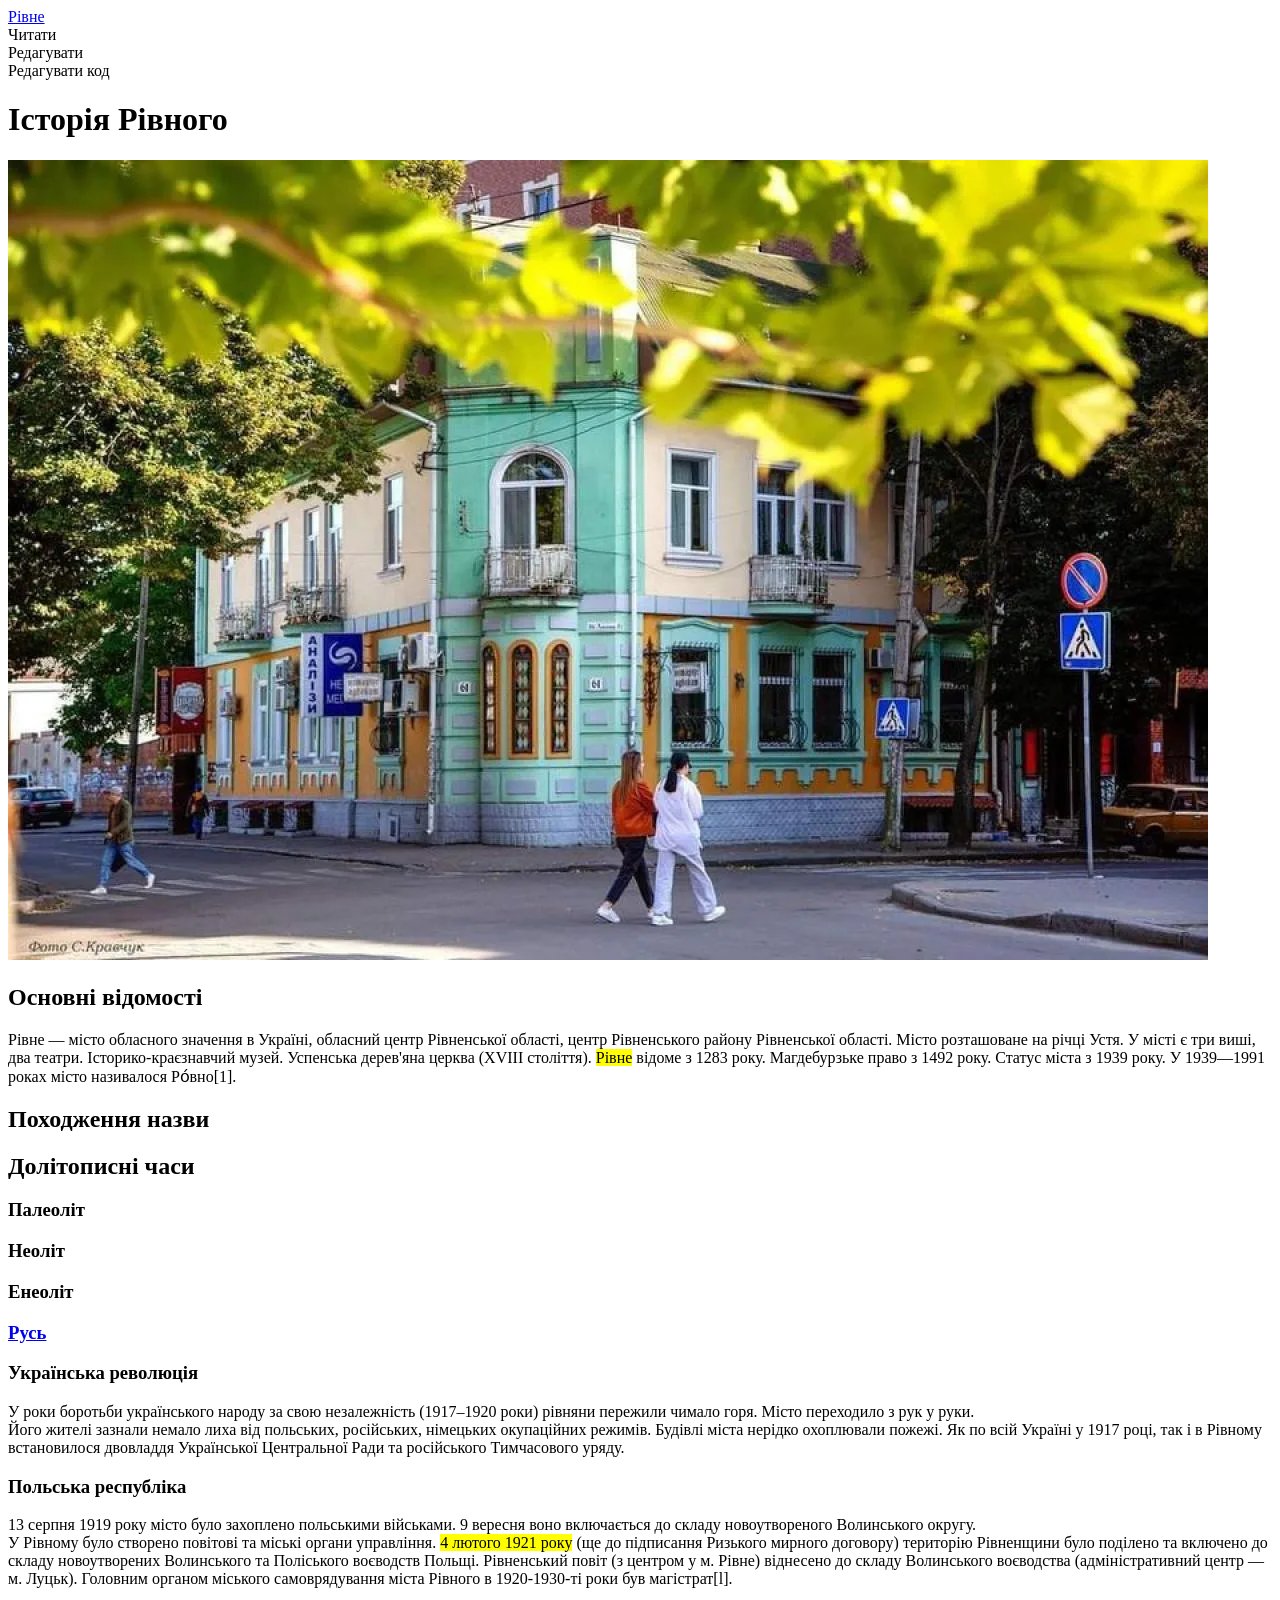
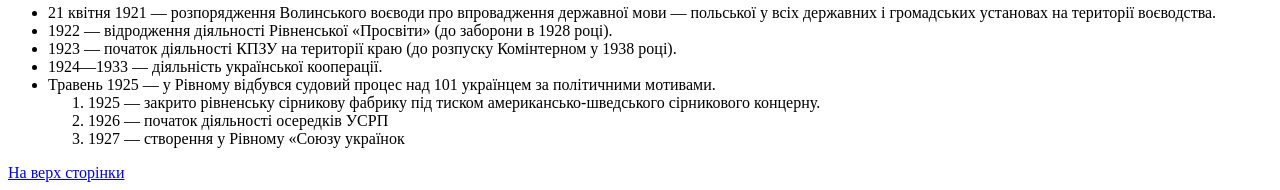
<file: lesson_2/index.html>
<!DOCTYPE html>
<html lang="uk">
<head>
    <meta charset="UTF-8">
    <meta name="viewport" content="width=device-width, initial-scale=1.0">
    <title>Lesson 2</title>
</head>
<body>
    <header>
     <a title="Посилання на сторінку вікіпедії" href="https://uk.wikipedia.org/wiki/%D0%86%D1%81%D1%82%D0%BE%D1%80%D1%96%D1%8F_%D0%A0%D1%96%D0%B2%D0%BD%D0%BE%D0%B3%D0%BE" target="blank">Рівне</a>
     <nav>Читати</nav>
     <nav>Редагувати</nav>
     <nav>Редагувати код</nav>
    </header>
    <main id="hero">
        <h1>Історія Рівного</h1>
        <div class="image-hero">
            <img src="img/image.webp" alt="Rivne">
        </div>
            <h2>Основні відомості</h2>
              <p class="text">Рівне — місто обласного значення в Україні, обласний центр Рівненської області, центр Рівненського району Рівненської області. Місто розташоване на річці Устя. У місті є три виші, два театри. Історико-краєзнавчий музей. Успенська дерев'яна церква (XVIII століття). <mark>Рівне</mark> відоме з 1283 року. <span>Магдебурзьке право</span> з 1492 року. Статус міста з 1939 року. У 1939—1991 роках місто називалося Ро́вно[1].</p> 
              <h2>Походження назви</h2>
              <h2>Долітописні часи</h2> 
              <h3>Палеоліт</h3>
              <h3>Неоліт</h3>
              <h3>Енеоліт</h3>
              <h3><a href="https://uk.wikipedia.org/wiki/%D0%9A%D0%B8%D1%97%D0%B2%D1%81%D1%8C%D0%BA%D0%B0_%D0%A0%D1%83%D1%81%D1%8C" target="_blank">Русь</a></h3>
              <h3>Українська революція</h3>
                <p class="text text-history">
                    У роки боротьби українського народу за свою незалежність (1917–1920 роки) рівняни пережили чимало горя. Місто переходило з рук у руки. <br>
                     Його жителі зазнали немало лиха від польських, російських, німецьких окупаційних режимів. Будівлі міста нерідко охоплювали пожежі. Як по всій Україні у 1917 році, так і в Рівному встановилося двовладдя <span>Української Центральної Ради та російського Тимчасового уряду.</span> 
                     <h3>Польська республіка</h3>
                     <p>13 серпня 1919 року місто було захоплено польськими військами. 9 вересня воно включається до складу новоутвореного Волинського округу. <br> У Рівному було створено повітові та міські органи управління. <mark>4 лютого 1921 року</mark> (ще до підписання Ризького мирного договору) територію Рівненщини було поділено та включено до складу новоутворених Волинського та Поліського воєводств Польщі. Рівненський повіт (з центром у м. Рівне) віднесено до складу Волинського воєводства (адміністративний центр — м. Луцьк). Головним органом міського самоврядування міста Рівного в 1920-1930-ті роки був магістрат[l].</p>
                <ul>
                    <li>21 квітня 1921 — розпорядження Волинського воєводи про впровадження державної мови — польської у всіх державних і громадських установах на території воєводства.</li>
                    <li>1922 — відродження діяльності Рівненської «Просвіти» (до заборони в 1928 році).</li>
                    <li>1923 — початок діяльності КПЗУ на території краю (до розпуску Комінтерном у 1938 році).</li>
                    <li>1924—1933 — діяльність української кооперації.</li>
                    <li>Травень 1925 — у Рівному відбувся судовий процес над 101 українцем за політичними мотивами.
                        <ol>
                            <li>1925 — закрито рівненську сірникову фабрику під тиском американсько-шведського сірникового концерну.</li>
                            <li>1926 — початок діяльності осередків УСРП</li>
                            <li>1927 — створення у Рівному «Союзу українок</li>
                        </ol>
                    </li>
                </ul>
    </main>
    <footer>
        <a title="Повертає на початок сторінки" href="#hero">На верх сторінки</a>
    </footer>
</body>
</html>
</file>
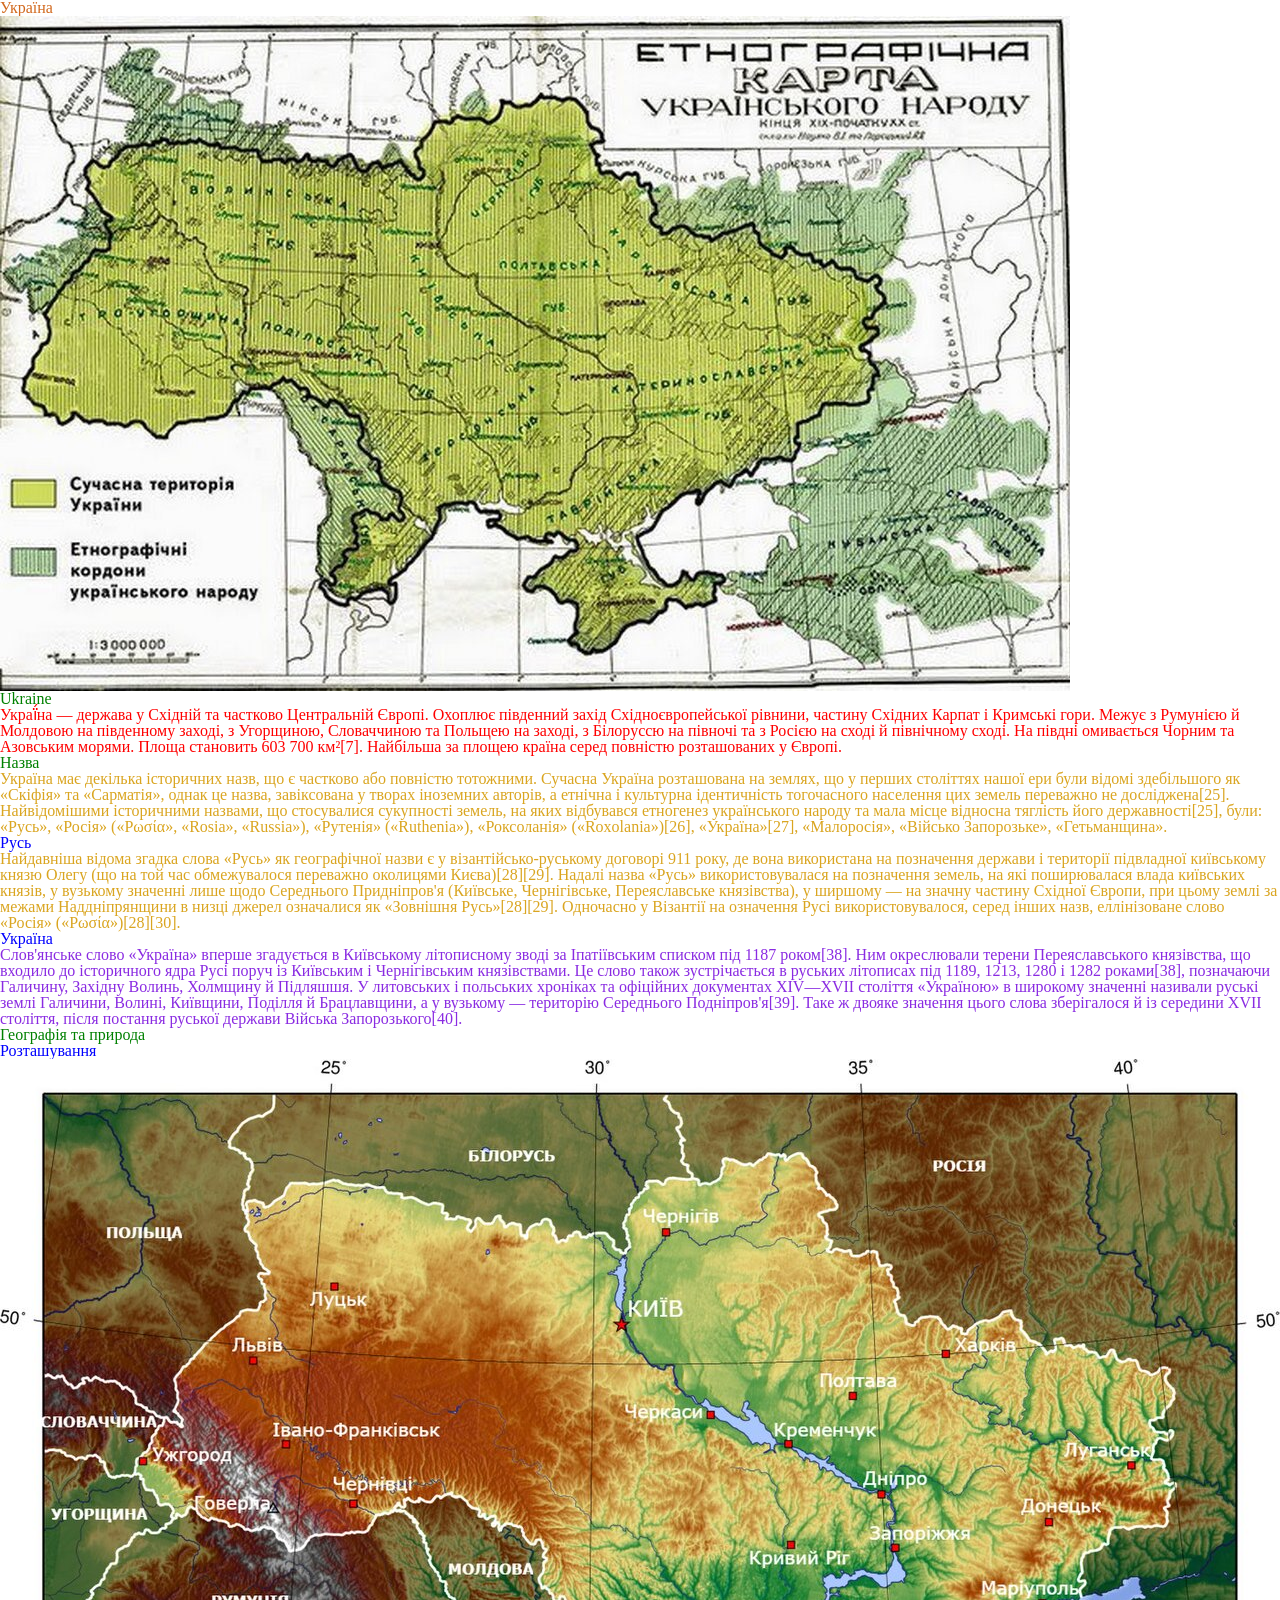
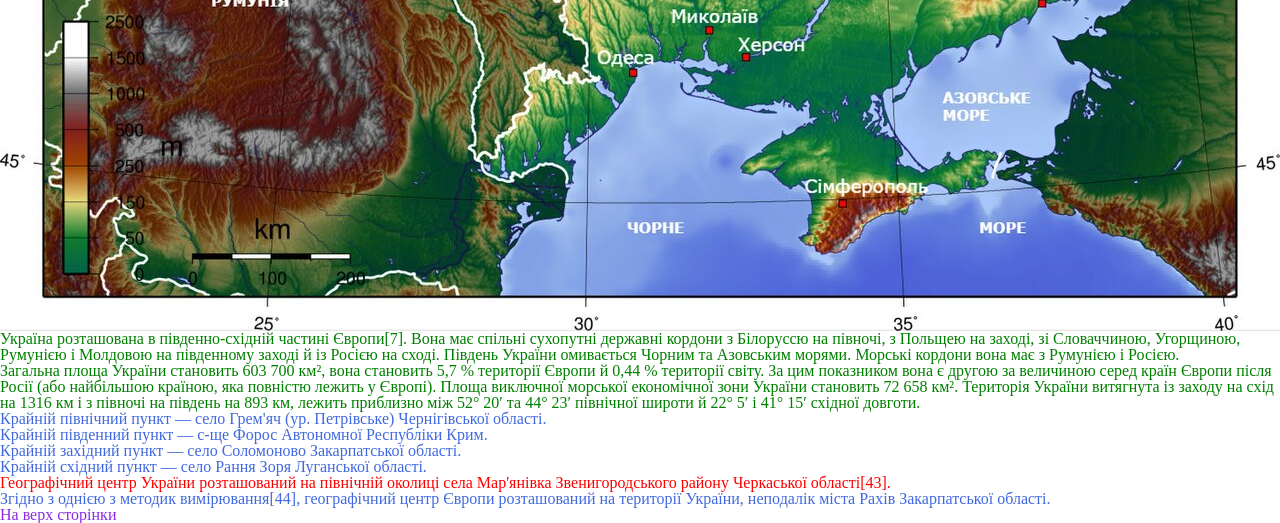
<file: lesson_3/index.html>
<!DOCTYPE html>
<html lang="uk">
<head>
    <meta charset="UTF-8">
    <meta name="viewport" content="width=device-width, initial-scale=1.0">
    <link rel="stylesheet" href="css/reset.css">
    <link rel="stylesheet" href="css/style.css">
    <title>Lesson 3</title>
</head>
<body>
    <header>
        <a  id="ukraine" title="перехід на сторінку вікіпедії" href="https://uk.wikipedia.org/wiki/%D0%A3%D0%BA%D1%80%D0%B0%D1%97%D0%BD%D0%B0">Україна</a>
    </header>
    <main>
        <img src="img/1724507356-874.jpg" alt="Ukraine">
        <div class="article">
            <h1>Ukraine</h1>
            <p class="description">Украї́на — держава у Східній та частково Центральній Європі. Охоплює південний захід Східноєвропейської рівнини, частину Східних Карпат і Кримські гори. Межує з Румунією й Молдовою на південному заході, з Угорщиною, Словаччиною та Польщею на заході, з Білоруссю на півночі та з Росією на сході й північному сході. На півдні омивається Чорним та Азовським морями. Площа становить 603 700 км²[7]. Найбільша за площею країна серед повністю розташованих у Європі.</p>
        </div>
            <div class="history-ua">
            <h2>Назва</h2>
                <p class="history-text">Україна має декілька історичних назв, що є частково або повністю тотожними. Сучасна Україна розташована на землях, що у перших століттях нашої ери були відомі здебільшого як «Скіфія» та «Сарматія», однак це назва, завіксована у творах іноземних авторів, а етнічна і культурна ідентичність тогочасного населення цих земель переважно не досліджена[25]. Найвідомішими історичними назвами, що стосувалися сукупності земель, на яких відбувався етногенез українського народу та мала місце відносна тяглість його державності[25], були: «Русь», «Росія» («Ρωσία», «Rosia», «Russia»), «Рутенія» («Ruthenia»), «Роксоланія» («Roxolania»)[26], «Україна»[27], «Малоросія», «Військо Запорозьке», «Гетьманщина».</p>
                <h3 >Русь</h3>
                    <p>Найдавніша відома згадка слова «Русь» як географічної назви є у візантійсько-руському договорі 911 року, де вона використана на позначення держави і території підвладної київському князю Олегу (що на той час обмежувалося переважно околицями Києва)[28][29]. Надалі назва «Русь» використовувалася на позначення земель, на які поширювалася влада київських князів, у вузькому значенні лише щодо Середнього Придніпров'я (Київське, Чернігівське, Переяславське князівства), у ширшому — на значну частину Східної Європи, при цьому землі за межами Наддніпрянщини в низці джерел означалися як «Зовнішня Русь»[28][29]. Одночасно у Візантії на означення Русі використовувалося, серед інших назв, еллінізоване слово «Росія» («Ρωσία»)[28][30].</p> 
                <h3>Україна</h3>
                </div>
                    <p>Слов'янське слово «Україна» вперше згадується в Київському літописному зводі за Іпатіївським списком під 1187 роком[38]. Ним окреслювали терени Переяславського князівства, що входило до історичного ядра Русі поруч із Київським і Чернігівським князівствами. Це слово також зустрічається в руських літописах під 1189, 1213, 1280 і 1282 роками[38], позначаючи Галичину, Західну Волинь, Холмщину й Підляшшя. У литовських і польських хроніках та офіційних документах XIV—XVII століття «Україною» в широкому значенні називали руські землі Галичини, Волині, Київщини, Поділля й Брацлавщини, а у вузькому — територію Середнього Подніпров'я[39]. Таке ж двояке значення цього слова зберігалося й із середини XVII століття, після постання руської держави Війська Запорозького[40].</p>
           <div class="location">
                <h2>Географія та природа</h2>
                    <h3>Розташування</h3>
                        <img class="geolocation" src="img/Ukraine_topo_uk.jpg" alt="">
                        <p>Україна розташована в південно-східній частині Європи[7]. Вона має спільні сухопутні державні кордони з  Білоруссю на півночі, з Польщею на заході, зі Словаччиною, Угорщиною, Румунією і Молдовою на південному заході й із Росією на сході. Південь України омивається Чорним та Азовським морями. Морські кордони вона має з Румунією і Росією.</p>
                        <p>Загальна площа України становить 603 700 км², вона становить 5,7 % території Європи й 0,44 % території світу. За цим показником вона є другою за величиною серед країн Європи після Росії (або найбільшою країною, яка повністю лежить у Європі). Площа виключної морської економічної зони України становить 72 658 км². Територія України витягнута із заходу на схід на 1316 км і з півночі на південь на 893 км, лежить приблизно між 52° 20′ та 44° 23′ північної широти й 22° 5′ і 41° 15′ східної довготи.</p>
                        <ul class="list-location">
                            <li>Крайній північний пункт — село Грем'яч (ур. Петрівське) Чернігівської області.</li>
                            <li>Крайній південний пункт — с-ще Форос Автономної Республіки Крим.</li>
                            <li>Крайній західний пункт — село Соломоново Закарпатської області.</li>
                            <li>Крайній східний пункт — село Рання Зоря Луганської області.</li>
                            <li class="geo-center">Географічний центр України розташований на північній околиці села Мар'янівка Звенигородського району Черкаської області[43].</li>
                            <li>Згідно з однією з методик вимірювання[44], географічний центр Європи розташований на території України, неподалік міста Рахів Закарпатської області.</li>
                        </ul>
            </div>  
    </main>
    <footer>
        <a title="Повертає на початок сторінки"  class="foot-link" href="#ukraine"> На верх сторінки</a>
    </footer>
</body>
</html>
</file>
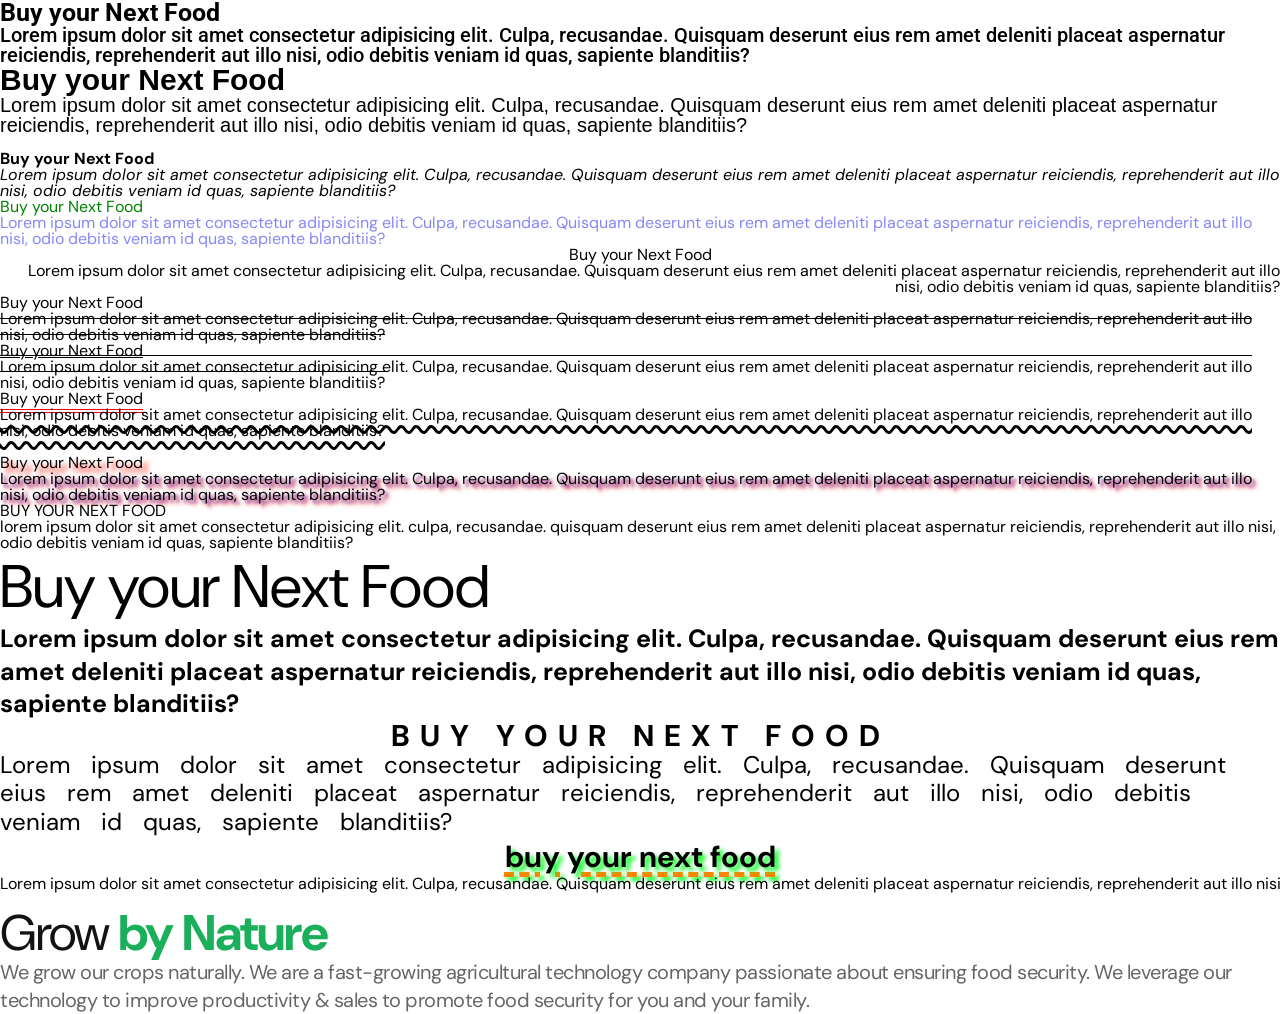
<file: lesson_4/index.html>
<!DOCTYPE html>
<html lang="zxx">
<head>
    <meta charset="UTF-8">
    <meta name="viewport" content="width=device-width, initial-scale=1.0">
    <link rel="stylesheet" href="css/reset.css">
    <link rel="stylesheet" href="css/style.css"><link rel="preconnect" href="https://fonts.googleapis.com">
    <link rel="preconnect" href="https://fonts.gstatic.com" crossorigin>
    <link href="https://fonts.googleapis.com/css2?family=DM%20Sans:wght@400;700&display=swap" rel="stylesheet">
    <link rel="stylesheet" href="css/fonts.css">
    <title>Lesson_4</title>
</head>
<body>
    <header></header>
    <main>
        <!-- тренування -->
         <!-- перевірка Roboto на перших двох класах -->
         <h2 class="title-roboto">Buy your Next Food</h2>
            <p class="text-roboto">Lorem ipsum dolor sit amet consectetur adipisicing elit. Culpa, recusandae. Quisquam deserunt eius rem amet deleniti placeat aspernatur reiciendis, reprehenderit aut illo nisi, odio debitis veniam id quas, sapiente blanditiis?</p>
            <!-- локальне підключення -->
            <h2 class="title-proxima">Buy your Next Food</h2>
            <p class="text-proxima">Lorem ipsum dolor sit amet consectetur adipisicing elit. Culpa, recusandae. Quisquam deserunt eius rem amet deleniti placeat aspernatur reiciendis, reprehenderit aut illo nisi, odio debitis veniam id quas, sapiente blanditiis?</p>
            <br>
            <!-- властивості тексту -->
        <h2 class="title">Buy your Next Food</h2>
            <p class="text">Lorem ipsum dolor sit amet consectetur adipisicing elit. Culpa, recusandae. Quisquam deserunt eius rem amet deleniti placeat aspernatur reiciendis, reprehenderit aut illo nisi, odio debitis veniam id quas, sapiente blanditiis?</p>
        <h2 class="title-1">Buy your Next Food</h2>
            <p class="text-1">Lorem ipsum dolor sit amet consectetur adipisicing elit. Culpa, recusandae. Quisquam deserunt eius rem amet deleniti placeat aspernatur reiciendis, reprehenderit aut illo nisi, odio debitis veniam id quas, sapiente blanditiis?
            </p>
         <h2 class="title-2">Buy your Next Food</h2>
            <p class="text-2">Lorem ipsum dolor sit amet consectetur adipisicing elit. Culpa, recusandae. Quisquam deserunt eius rem amet deleniti placeat aspernatur reiciendis, reprehenderit aut illo nisi, odio debitis veniam id quas, sapiente blanditiis?
            </p>
        <h2 class="title-3">Buy your Next Food</h2>
            <p class="text-3">Lorem ipsum dolor sit amet consectetur adipisicing elit. Culpa, recusandae. Quisquam deserunt eius rem amet deleniti placeat aspernatur reiciendis, reprehenderit aut illo nisi, odio debitis veniam id quas, sapiente blanditiis?
            </p>
        <h2 class="title-4">Buy your Next Food</h2>
         <p class="text-4">Lorem ipsum dolor sit amet consectetur adipisicing elit. Culpa, recusandae. Quisquam deserunt eius rem amet deleniti placeat aspernatur reiciendis, reprehenderit aut illo nisi, odio debitis veniam id quas, sapiente blanditiis?
            </p>
        <h2 class="title-5">Buy your Next Food</h2>
            <p class="text-5">Lorem ipsum dolor sit amet consectetur adipisicing elit. Culpa, recusandae. Quisquam deserunt eius rem amet deleniti placeat aspernatur reiciendis, reprehenderit aut illo nisi, odio debitis veniam id quas, sapiente blanditiis?
            </p>
            <br>
        <h2 class="title-6">Buy your Next Food</h2>
            <p class="text-6">Lorem ipsum dolor sit amet consectetur adipisicing elit. Culpa, recusandae. Quisquam deserunt eius rem amet deleniti placeat aspernatur reiciendis, reprehenderit aut illo nisi, odio debitis veniam id quas, sapiente blanditiis?
            </p>
        <h2 class="title-7">Buy your Next Food</h2>
            <p class="text-7">Lorem ipsum dolor sit amet consectetur adipisicing elit. Culpa, recusandae. Quisquam deserunt eius rem amet deleniti placeat aspernatur reiciendis, reprehenderit aut illo nisi, odio debitis veniam id quas, sapiente blanditiis?
            </p>
         <h2 class="title-8">Buy your Next Food</h2>
            <p class="text-8">Lorem ipsum dolor sit amet consectetur adipisicing elit. Culpa, recusandae. Quisquam deserunt eius rem amet deleniti placeat aspernatur reiciendis, reprehenderit aut illo nisi, odio debitis veniam id quas, sapiente blanditiis?
            </p>
        <h2 class="title-9">Buy your Next Food</h2>
            <p class="text-9">Lorem ipsum dolor sit amet consectetur adipisicing elit. Culpa, recusandae. Quisquam deserunt eius rem amet deleniti placeat aspernatur reiciendis, reprehenderit aut illo nisi, odio debitis veniam id quas, sapiente blanditiis?
            </p>
        <h2 class="title-10">Buy your Next Food</h2>
            <p class="text-10">Lorem ipsum dolor sit amet consectetur adipisicing elit. Culpa, recusandae. Quisquam deserunt eius rem amet deleniti placeat aspernatur reiciendis, reprehenderit aut illo nisi, odio debitis veniam id quas, sapiente blanditiis? Lorem ipsum dolor sit amet consectetur adipisicing elit. Culpa, recusandae. Quisquam deserunt eius rem amet deleniti placeat aspernatur reiciendis, reprehenderit aut illo nisi, odio debitis veniam id quas, sapiente blanditiis?
            </p>
            <br>
            <!-- макет -->
             <h1 class="nature-title">Grow <span class="nature-span">by Nature</span></h1>
                <p class="nature-text">
                We grow our crops naturally. We are a fast-growing agricultural technology company passionate about ensuring food security. We leverage our technology to improve productivity & sales to promote food security for you and your family.
                </p>
    </main>
    <footer></footer>
</body>
</html>
</file>
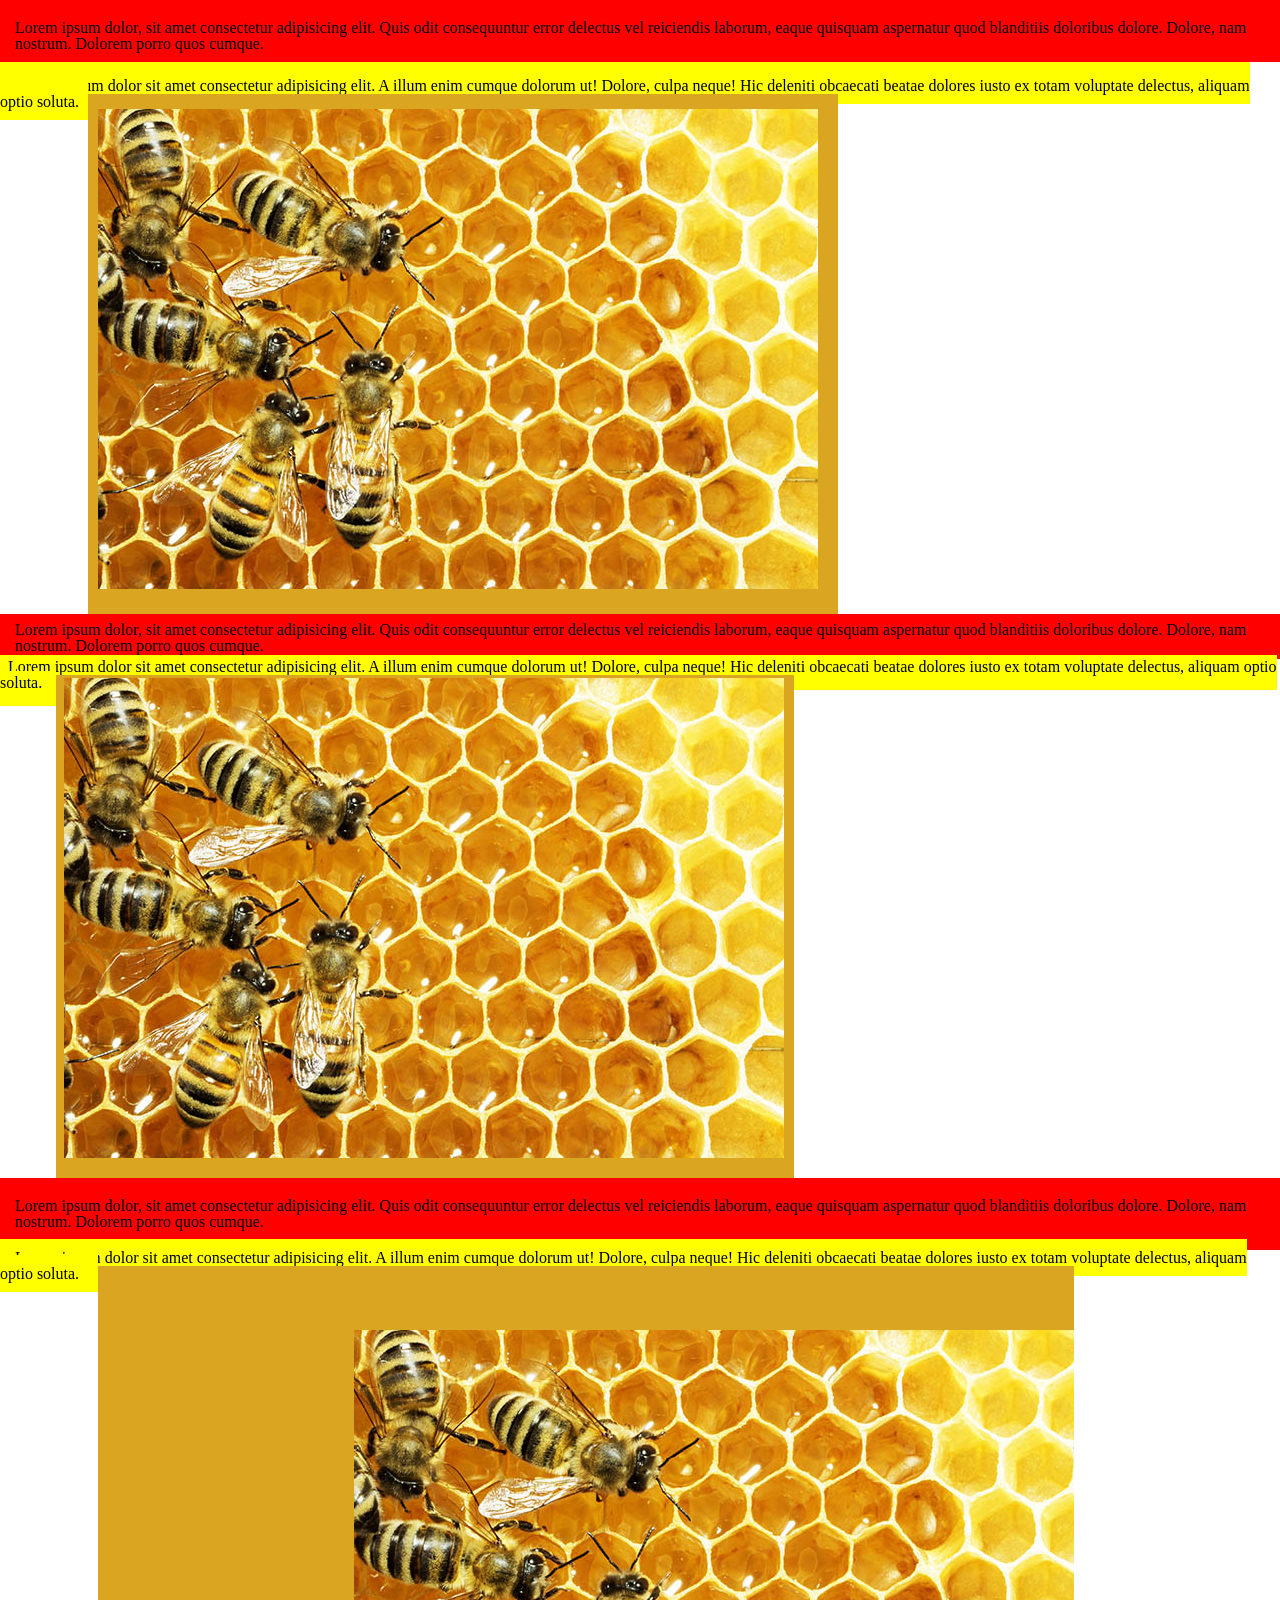
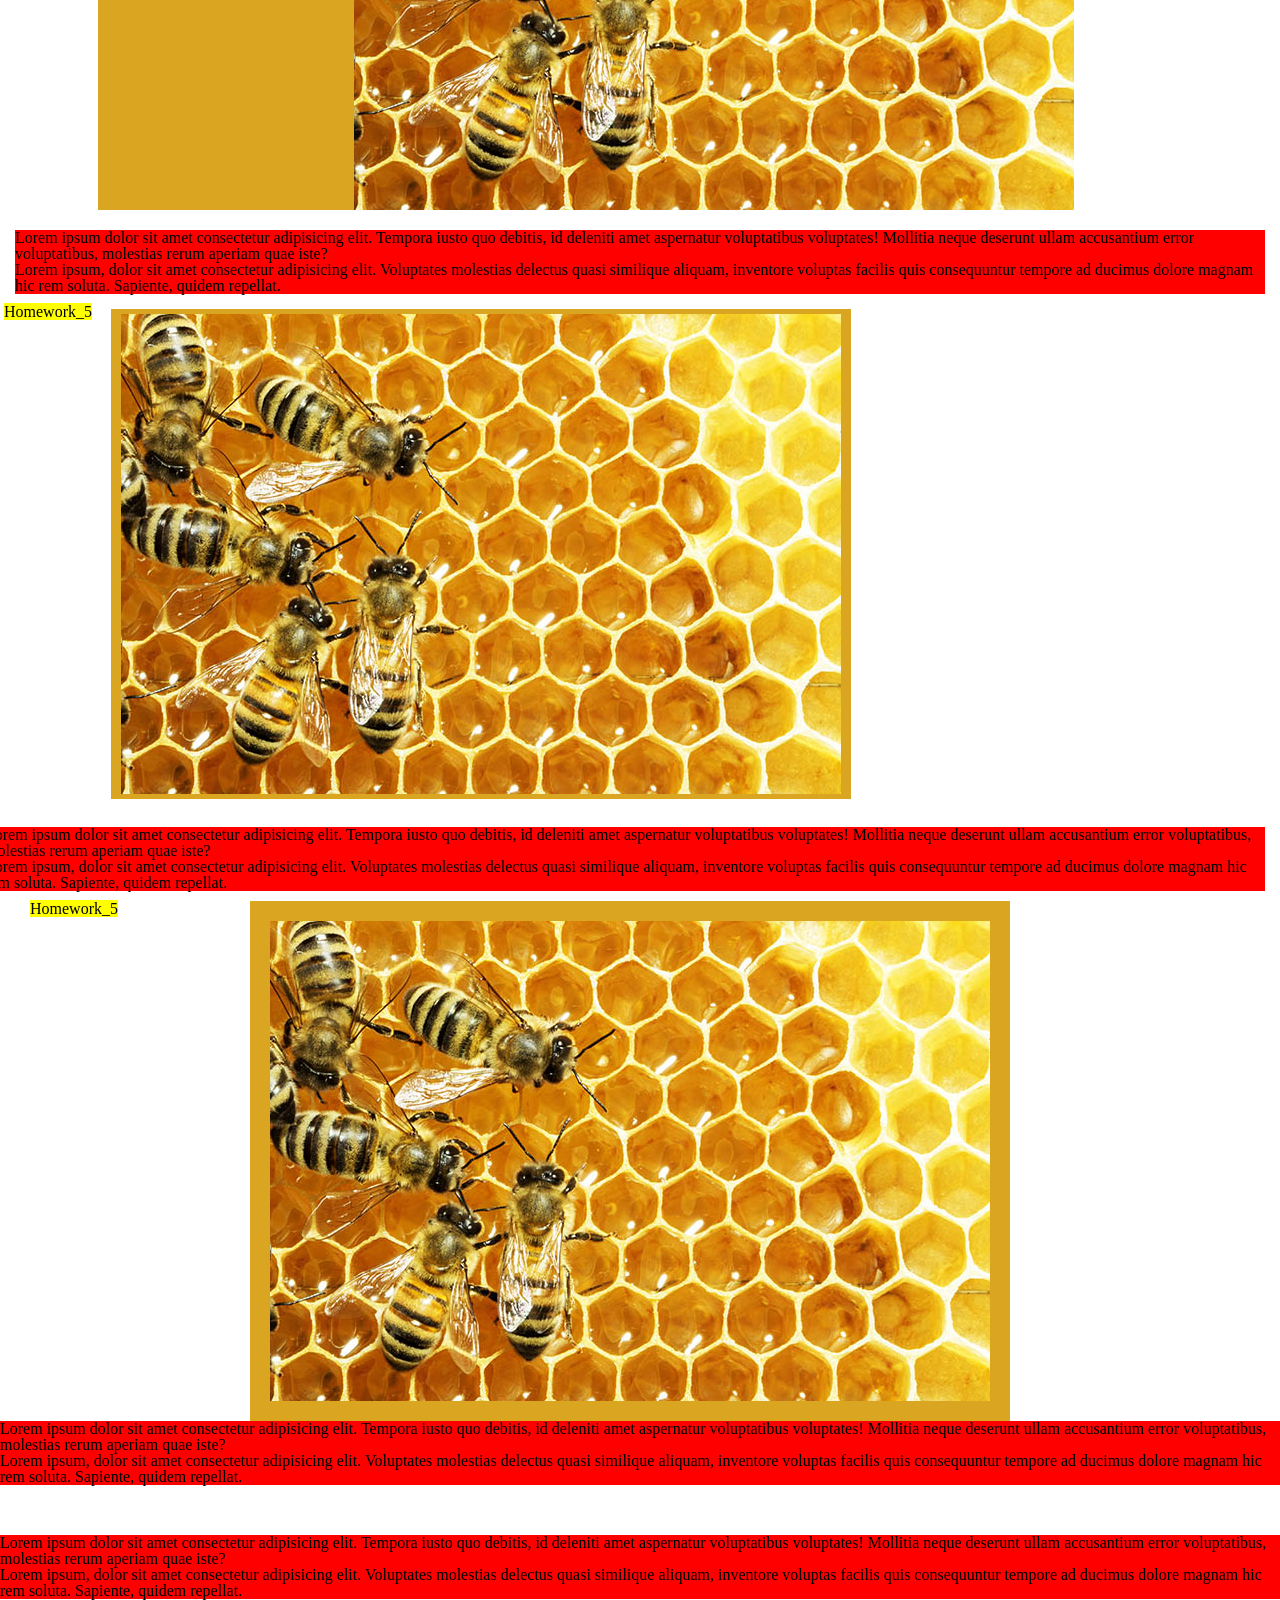
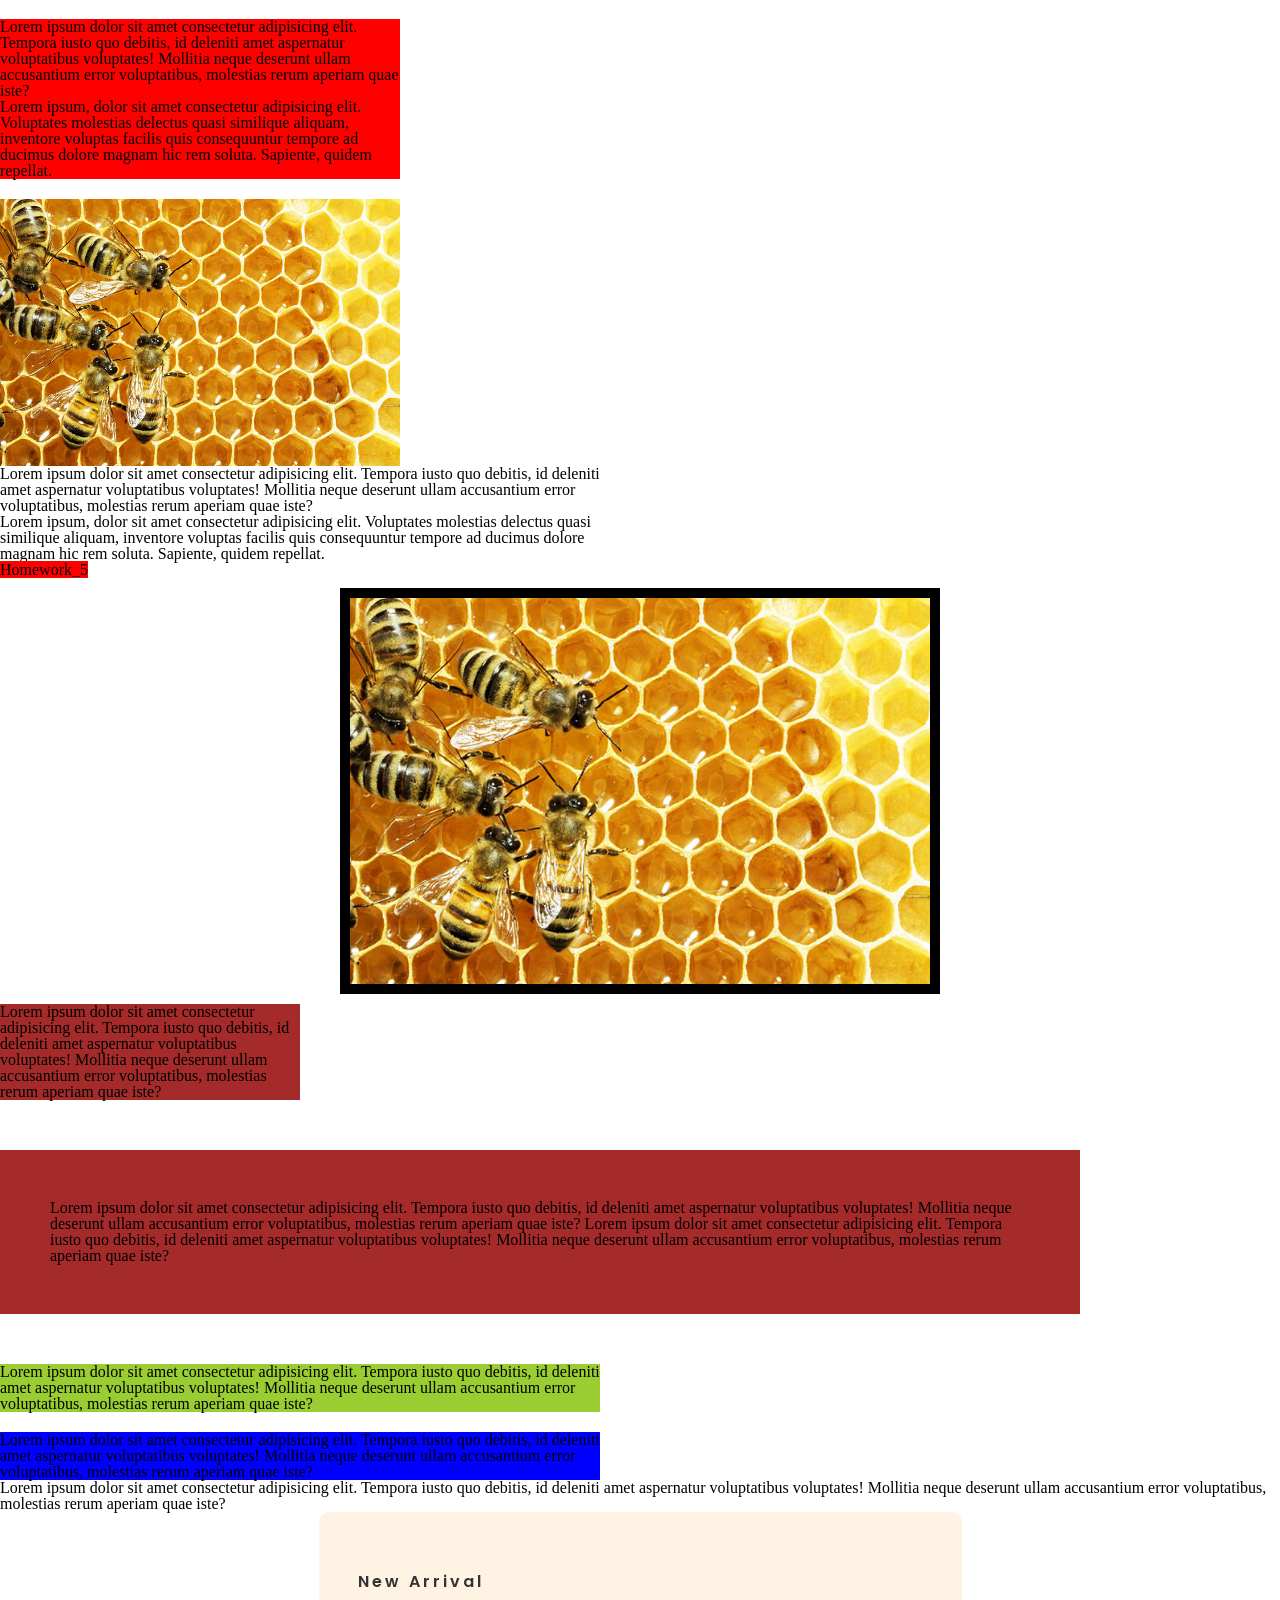
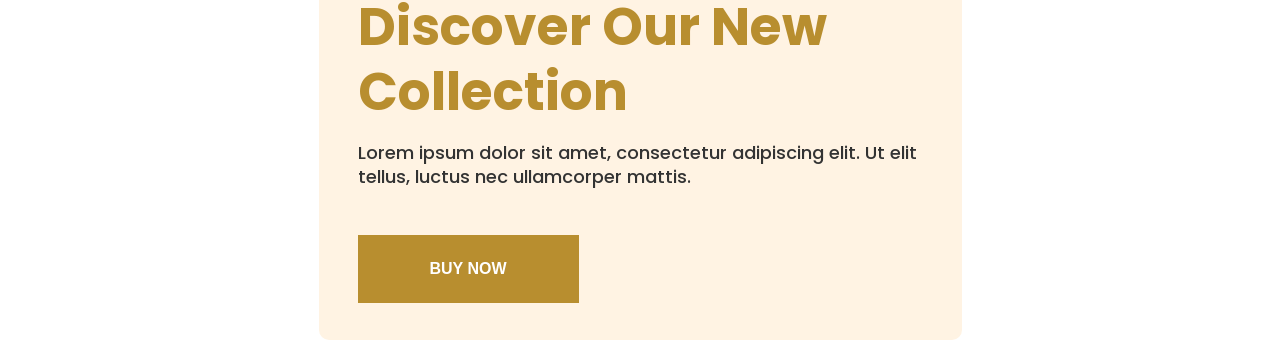
<file: lesson_5/index.html>
<!DOCTYPE html>
<html lang="zxx">
<head>
    <meta charset="UTF-8">
    <meta name="viewport" content="width=device-width, initial-scale=1.0">
    <link rel="stylesheet" href="css/reset.css">
    <link rel="stylesheet" href="css/style.css">
    <link rel="preconnect" href="https://fonts.googleapis.com">
    <link rel="preconnect" href="https://fonts.gstatic.com" crossorigin>
    <link href="https://fonts.googleapis.com/css2?family=Poppins:wght@500;600;700&display=swap" rel="stylesheet">
    <title>Homework_5</title>
</head>
<body>
    <header></header>
    <main>
        <div class="block">
            Lorem ipsum dolor, sit amet consectetur adipisicing elit. Quis odit consequuntur error delectus vel reiciendis laborum, eaque quisquam aspernatur quod blanditiis doloribus dolore. Dolore, nam nostrum. Dolorem porro quos cumque.
        </div>
        <br>
        <span class="inline">
            Lorem ipsum dolor sit amet consectetur adipisicing elit. A illum enim cumque dolorum ut! Dolore, culpa neque! Hic deleniti obcaecati beatae dolores iusto ex totam voluptate delectus, aliquam optio soluta.
        </span>
        <img class="inline-block" src="img/honey.jpg" alt="Honey">
        <div class="block-1">
            Lorem ipsum dolor, sit amet consectetur adipisicing elit. Quis odit consequuntur error delectus vel reiciendis laborum, eaque quisquam aspernatur quod blanditiis doloribus dolore. Dolore, nam nostrum. Dolorem porro quos cumque.
        </div>
        <span class="inline-1">
            Lorem ipsum dolor sit amet consectetur adipisicing elit. A illum enim cumque dolorum ut! Dolore, culpa neque! Hic deleniti obcaecati beatae dolores iusto ex totam voluptate delectus, aliquam optio soluta.
        </span>
        <img class="inline-block-1" src="img/honey.jpg" alt="Honey">
        <div class="block-2">
            Lorem ipsum dolor, sit amet consectetur adipisicing elit. Quis odit consequuntur error delectus vel reiciendis laborum, eaque quisquam aspernatur quod blanditiis doloribus dolore. Dolore, nam nostrum. Dolorem porro quos cumque.
        </div>
        <span class="inline-2">
            Lorem ipsum dolor sit amet consectetur adipisicing elit. A illum enim cumque dolorum ut! Dolore, culpa neque! Hic deleniti obcaecati beatae dolores iusto ex totam voluptate delectus, aliquam optio soluta.
        </span>
        <img class="inline-block-2" src="img/honey.jpg" alt="Honey">
        <!-- margin -->
         <div class="block-3">
            <p>
                Lorem ipsum dolor sit amet consectetur adipisicing elit. Tempora iusto quo debitis, id deleniti amet aspernatur voluptatibus voluptates! Mollitia neque deserunt ullam accusantium error voluptatibus, molestias rerum aperiam quae iste?
            </p>
            <p>Lorem ipsum, dolor sit amet consectetur adipisicing elit. Voluptates molestias delectus quasi similique aliquam, inventore voluptas facilis quis consequuntur tempore ad ducimus dolore magnam hic rem soluta. Sapiente, quidem repellat.</p>
        </div>
        <span class="inline-3">Homework_5</span>
        <img class="inline-block-3" src="img/honey.jpg" alt="Honey">
         <div class="block-4">
            <p>
                Lorem ipsum dolor sit amet consectetur adipisicing elit. Tempora iusto quo debitis, id deleniti amet aspernatur voluptatibus voluptates! Mollitia neque deserunt ullam accusantium error voluptatibus, molestias rerum aperiam quae iste?
            </p>
            <p>Lorem ipsum, dolor sit amet consectetur adipisicing elit. Voluptates molestias delectus quasi similique aliquam, inventore voluptas facilis quis consequuntur tempore ad ducimus dolore magnam hic rem soluta. Sapiente, quidem repellat.</p>
        </div>
        <span class="inline-4">Homework_5</span>
        <img class="inline-block-4" src="img/honey.jpg" alt="Honey">
        <!-- схлопування -->
        <div class="block-5">
            <p>
                Lorem ipsum dolor sit amet consectetur adipisicing elit. Tempora iusto quo debitis, id deleniti amet aspernatur voluptatibus voluptates! Mollitia neque deserunt ullam accusantium error voluptatibus, molestias rerum aperiam quae iste?
            </p>
            <p>Lorem ipsum, dolor sit amet consectetur adipisicing elit. Voluptates molestias delectus quasi similique aliquam, inventore voluptas facilis quis consequuntur tempore ad ducimus dolore magnam hic rem soluta. Sapiente, quidem repellat.</p>
        </div>
        <div class="block-6">
            <p>
                Lorem ipsum dolor sit amet consectetur adipisicing elit. Tempora iusto quo debitis, id deleniti amet aspernatur voluptatibus voluptates! Mollitia neque deserunt ullam accusantium error voluptatibus, molestias rerum aperiam quae iste?
            </p>
            <p>Lorem ipsum, dolor sit amet consectetur adipisicing elit. Voluptates molestias delectus quasi similique aliquam, inventore voluptas facilis quis consequuntur tempore ad ducimus dolore magnam hic rem soluta. Sapiente, quidem repellat.</p>
        </div>
         <div class="block-7">
            <p>
                Lorem ipsum dolor sit amet consectetur adipisicing elit. Tempora iusto quo debitis, id deleniti amet aspernatur voluptatibus voluptates! Mollitia neque deserunt ullam accusantium error voluptatibus, molestias rerum aperiam quae iste?
            </p>
            <p>Lorem ipsum, dolor sit amet consectetur adipisicing elit. Voluptates molestias delectus quasi similique aliquam, inventore voluptas facilis quis consequuntur tempore ad ducimus dolore magnam hic rem soluta. Sapiente, quidem repellat.</p>
        </div>
        <img class="inline-block-7" src="img/honey.jpg" alt="Honey">
        <div class="block-8">
            <p>
                Lorem ipsum dolor sit amet consectetur adipisicing elit. Tempora iusto quo debitis, id deleniti amet aspernatur voluptatibus voluptates! Mollitia neque deserunt ullam accusantium error voluptatibus, molestias rerum aperiam quae iste?
            </p>
            <p>Lorem ipsum, dolor sit amet consectetur adipisicing elit. Voluptates molestias delectus quasi similique aliquam, inventore voluptas facilis quis consequuntur tempore ad ducimus dolore magnam hic rem soluta. Sapiente, quidem repellat.</p>
        </div>
        <span class="inline-8">Homework_5</span>
        <br>
        <img class="inline-block-8" src="img/honey.jpg" alt="Honey">
        <div class="block-9">
            <p>
                Lorem ipsum dolor sit amet consectetur adipisicing elit. Tempora iusto quo debitis, id deleniti amet aspernatur voluptatibus voluptates! Mollitia neque deserunt ullam accusantium error voluptatibus, molestias rerum aperiam quae iste?
            </p>
        </div>
        <div class="block-10">
            <p>
                Lorem ipsum dolor sit amet consectetur adipisicing elit. Tempora iusto quo debitis, id deleniti amet aspernatur voluptatibus voluptates! Mollitia neque deserunt ullam accusantium error voluptatibus, molestias rerum aperiam quae iste?   Lorem ipsum dolor sit amet consectetur adipisicing elit. Tempora iusto quo debitis, id deleniti amet aspernatur voluptatibus voluptates! Mollitia neque deserunt ullam accusantium error voluptatibus, molestias rerum aperiam quae iste?
            </p>
        </div>
        <div class="block-11">
            <p>
                Lorem ipsum dolor sit amet consectetur adipisicing elit. Tempora iusto quo debitis, id deleniti amet aspernatur voluptatibus voluptates! Mollitia neque deserunt ullam accusantium error voluptatibus, molestias rerum aperiam quae iste?
            </p>
        </div>
            <p class="inline-12">
                Lorem ipsum dolor sit amet consectetur adipisicing elit. Tempora iusto quo debitis, id deleniti amet aspernatur voluptatibus voluptates! Mollitia neque deserunt ullam accusantium error voluptatibus, molestias rerum aperiam quae iste?
            </p>
        <div class="block-12">
            <p>
                Lorem ipsum dolor sit amet consectetur adipisicing elit. Tempora iusto quo debitis, id deleniti amet aspernatur voluptatibus voluptates! Mollitia neque deserunt ullam accusantium error voluptatibus, molestias rerum aperiam quae iste?
            </p>
        </div>
        <!-- макет -->
         <div class="new-arrival">
            <h2 class="sub-title">New Arrival</h2>
            <h1 class="title">Discover Our New Collection</h1>
            <p class="arrival-text">Lorem ipsum dolor sit amet, consectetur adipiscing elit. Ut elit tellus, luctus nec ullamcorper mattis.</p>
            <button class="arrival-button">Buy Now</button>
         </div>
    </main>
    <footer></footer>
</body>
</html>
</file>
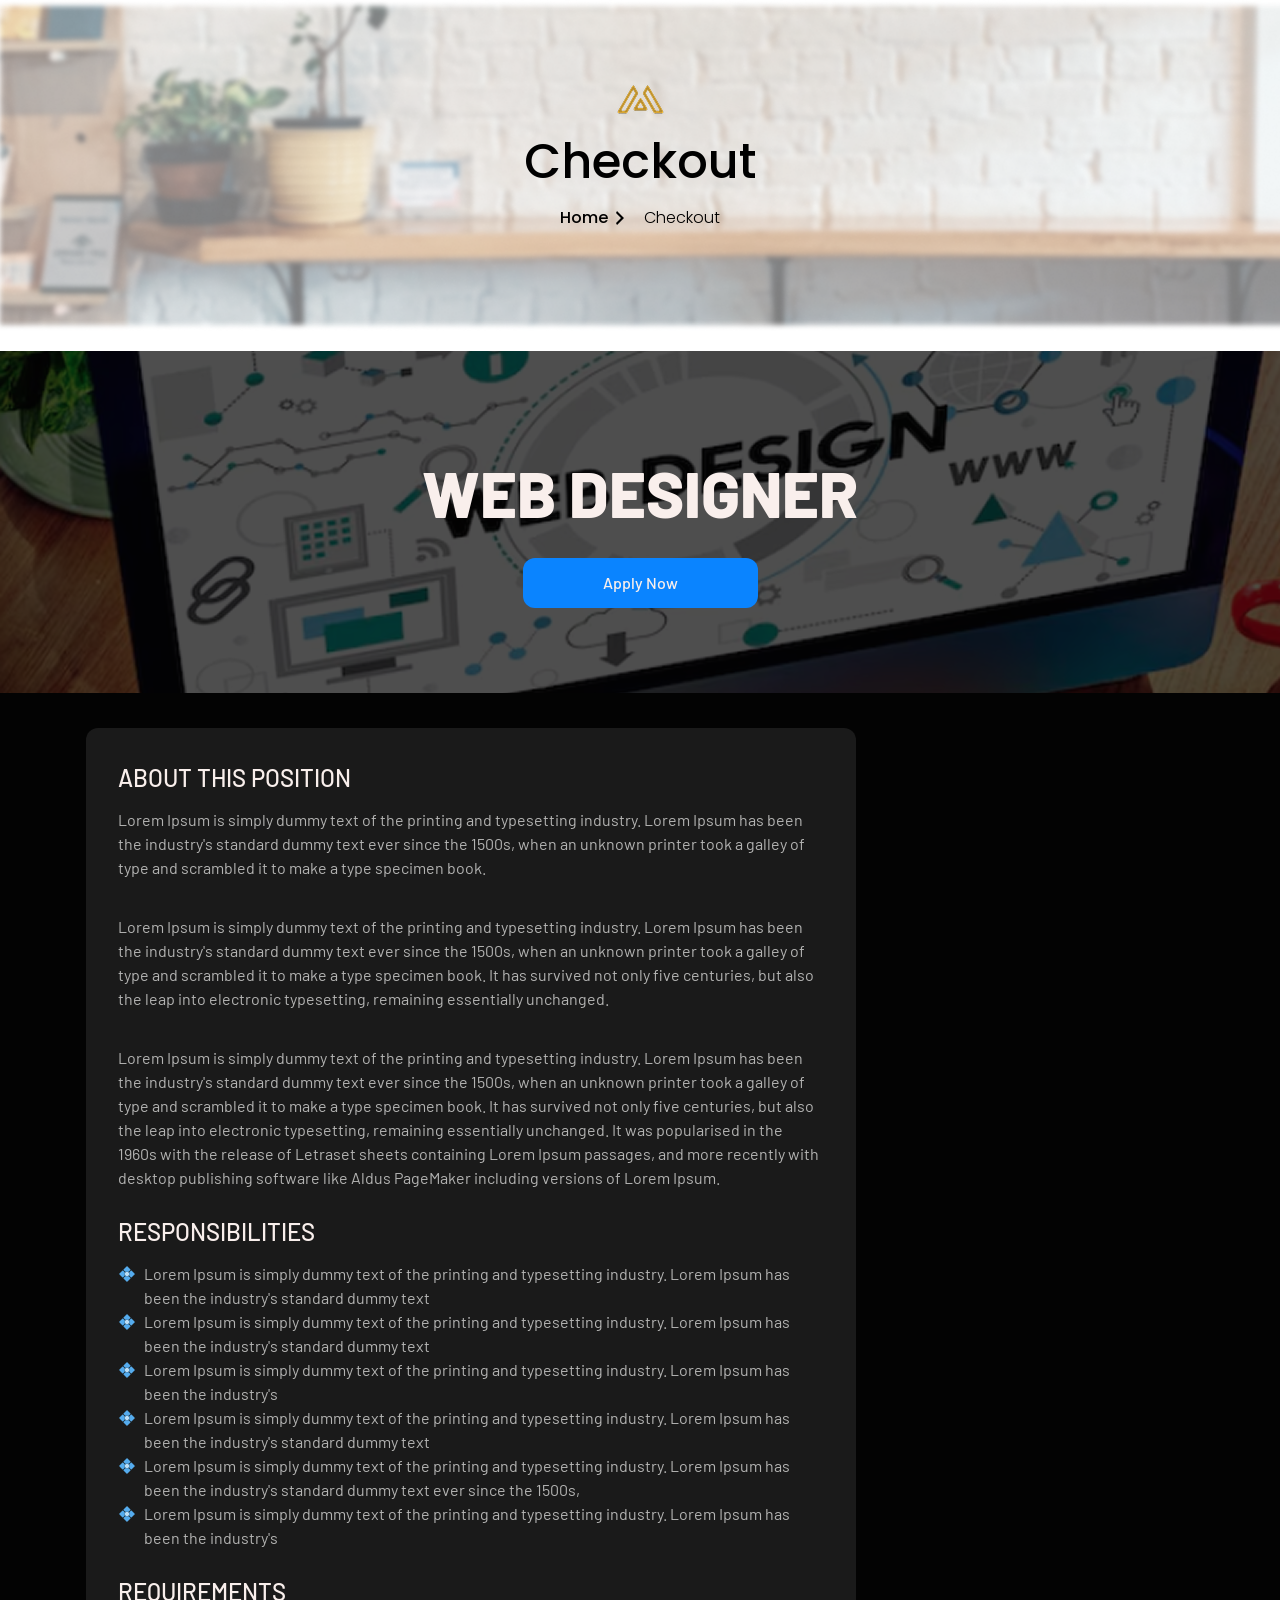
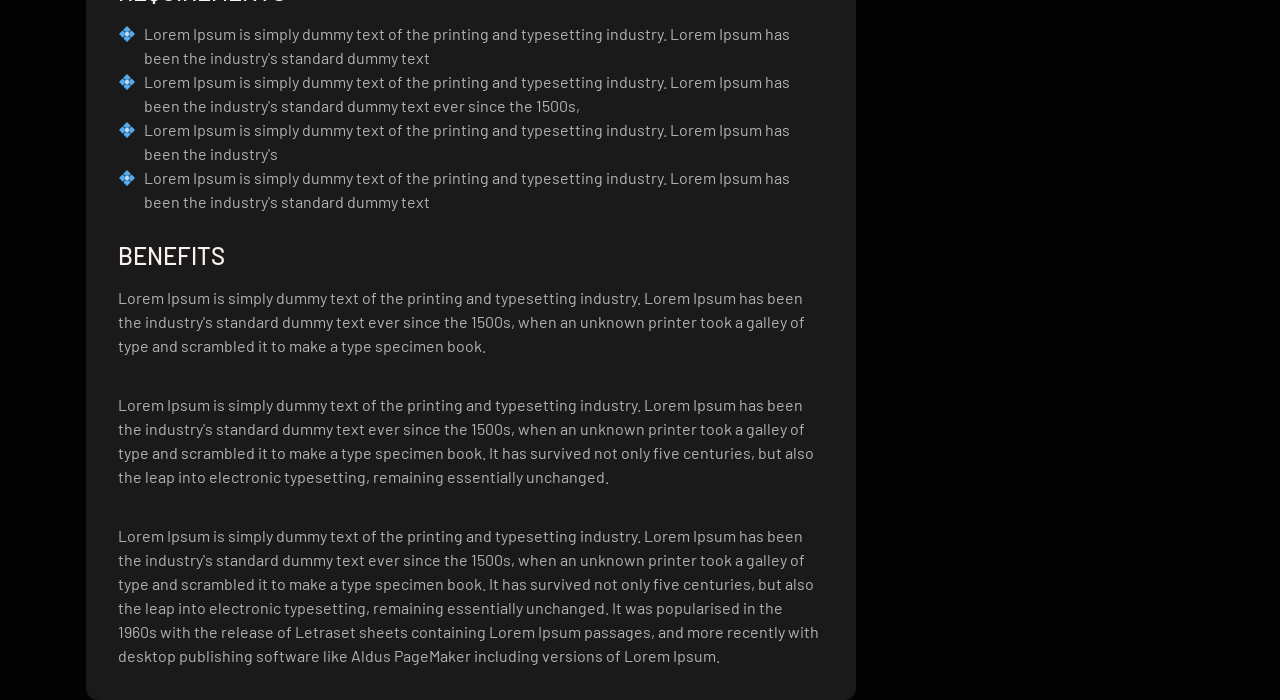
<file: lesson_6.1/index.html>
<!DOCTYPE html>
<html lang="en">
<head>
    <meta charset="UTF-8">
    <meta name="viewport" content="width=device-width, initial-scale=1.0">
    <link rel="stylesheet" href="css/reset.css">
    <link rel="stylesheet" href="css/style.css">
    <link rel="preconnect" href="https://fonts.googleapis.com">
    <link rel="preconnect" href="https://fonts.gstatic.com" crossorigin>
    <link href="https://fonts.googleapis.com/css2?family=Poppins:wght@300;400;500;600;700;800&display=swap" rel="stylesheet">
    <link rel="preconnect" href="https://fonts.googleapis.com">
    <link rel="preconnect" href="https://fonts.gstatic.com" crossorigin>
    <link href="https://fonts.googleapis.com/css2?family=Barlow:wght@400;500;600;700&display=swap" rel="stylesheet">
    <link href="https://fonts.googleapis.com/css2?family=Roboto%20Flex:wght@400&display=swap" rel="stylesheet">
    <title>Homework_6</title>
</head>
<body>
    <header>
    </header>
    <main>
        <!-- макет furniro-->
       <div id="furniro">
            <img class="furniro-logo" src="img/Meubel-House-Logos-05.png" alt="logo">
                <h1 class="furniro-title">Checkout</h1>
                    <ul class="ckeckout-list">
                        <li class="checkout-item">
                            <a href="#">Home</a>
                        </li>
                        <li class="checkout-item">Checkout</li>
            </ul>
        </div>
        <!-- макет web-designer -->
    <section id="catalyst">
        <div id="web-designer">
            <h2 class="web-designer-title">Web Designer</h2>
            <a class="web-designer-button" href="#">Apply now</a>
        </div>
        <!-- наступна частина -->
         <div id="about-web">
            <h3 class="about-web-title">About this position</h3>
                <p class="web-text">Lorem Ipsum is simply dummy text of the printing and typesetting industry. Lorem Ipsum has been the industry's standard dummy text ever since the 1500s, when an unknown printer took a galley of type and scrambled it to make a type specimen book.
                </p>
                <p class="web-text">Lorem Ipsum is simply dummy text of the printing and typesetting industry. Lorem Ipsum has been the industry's standard dummy text ever since the 1500s, when an unknown printer took a galley of type and scrambled it to make a type specimen book. It has survived not only five centuries, but also the leap into electronic typesetting, remaining essentially unchanged.
                </p>
                <p class="web-text-last">Lorem Ipsum is simply dummy text of the printing and typesetting industry. Lorem Ipsum has been the industry's standard dummy text ever since the 1500s, when an unknown printer took a galley of type and scrambled it to make a type specimen book. It has survived not only five centuries, but also the leap into electronic typesetting, remaining essentially unchanged. It was popularised in the 1960s with the release of Letraset sheets containing Lorem Ipsum passages, and more recently with desktop publishing software like Aldus PageMaker including versions of Lorem Ipsum.
                </p>
            <h3 class="about-web-title">Responsibilities</h3>
                <ul class="about-web-list">
                    <li>Lorem Ipsum is simply dummy text of the printing and typesetting industry. Lorem Ipsum has been the industry's standard dummy text</li>
                    <li>Lorem Ipsum is simply dummy text of the printing and typesetting industry. Lorem Ipsum has been the industry's standard dummy text</li>
                    <li>Lorem Ipsum is simply dummy text of the printing and typesetting industry. Lorem Ipsum has been the industry's</li>
                    <li>Lorem Ipsum is simply dummy text of the printing and typesetting industry. Lorem Ipsum has been the industry's standard dummy text</li>
                    <li>Lorem Ipsum is simply dummy text of the printing and typesetting industry. Lorem Ipsum has been the industry's standard dummy text ever since the 1500s,</li>
                    <li>Lorem Ipsum is simply dummy text of the printing and typesetting industry. Lorem Ipsum has been the industry's</li>
                </ul>
            <h3 class="about-web-title">Requirements</h3>
            <ul class="about-web-list">
                <li>Lorem Ipsum is simply dummy text of the printing and typesetting industry. Lorem Ipsum has been the industry's standard dummy text</li>
                <li>Lorem Ipsum is simply dummy text of the printing and typesetting industry. Lorem Ipsum has been the industry's standard dummy text ever since the 1500s,</li>
                <li>Lorem Ipsum is simply dummy text of the printing and typesetting industry. Lorem Ipsum has been the industry's</li>
                <li>Lorem Ipsum is simply dummy text of the printing and typesetting industry. Lorem Ipsum has been the industry's standard dummy text</li>
            </ul>
            <h3 class="about-web-title">Benefits</h3>
            <p class="web-text">Lorem Ipsum is simply dummy text of the printing and typesetting industry. Lorem Ipsum has been the industry's standard dummy text ever since the 1500s, when an unknown printer took a galley of type and scrambled it to make a type specimen book.
            </p>
            <p class="web-text">Lorem Ipsum is simply dummy text of the printing and typesetting industry. Lorem Ipsum has been the industry's standard dummy text ever since the 1500s, when an unknown printer took a galley of type and scrambled it to make a type specimen book. It has survived not only five centuries, but also the leap into electronic typesetting, remaining essentially unchanged.
            </p>
            <p>Lorem Ipsum is simply dummy text of the printing and typesetting industry. Lorem Ipsum has been the industry's standard dummy text ever since the 1500s, when an unknown printer took a galley of type and scrambled it to make a type specimen book. It has survived not only five centuries, but also the leap into electronic typesetting, remaining essentially unchanged. It was popularised in the 1960s with the release of Letraset sheets containing Lorem Ipsum passages, and more recently with desktop publishing software like Aldus PageMaker including versions of Lorem Ipsum.</p>
         </div>
    </section>
    </main>
    <footer></footer>
</body>
</html>
</file>
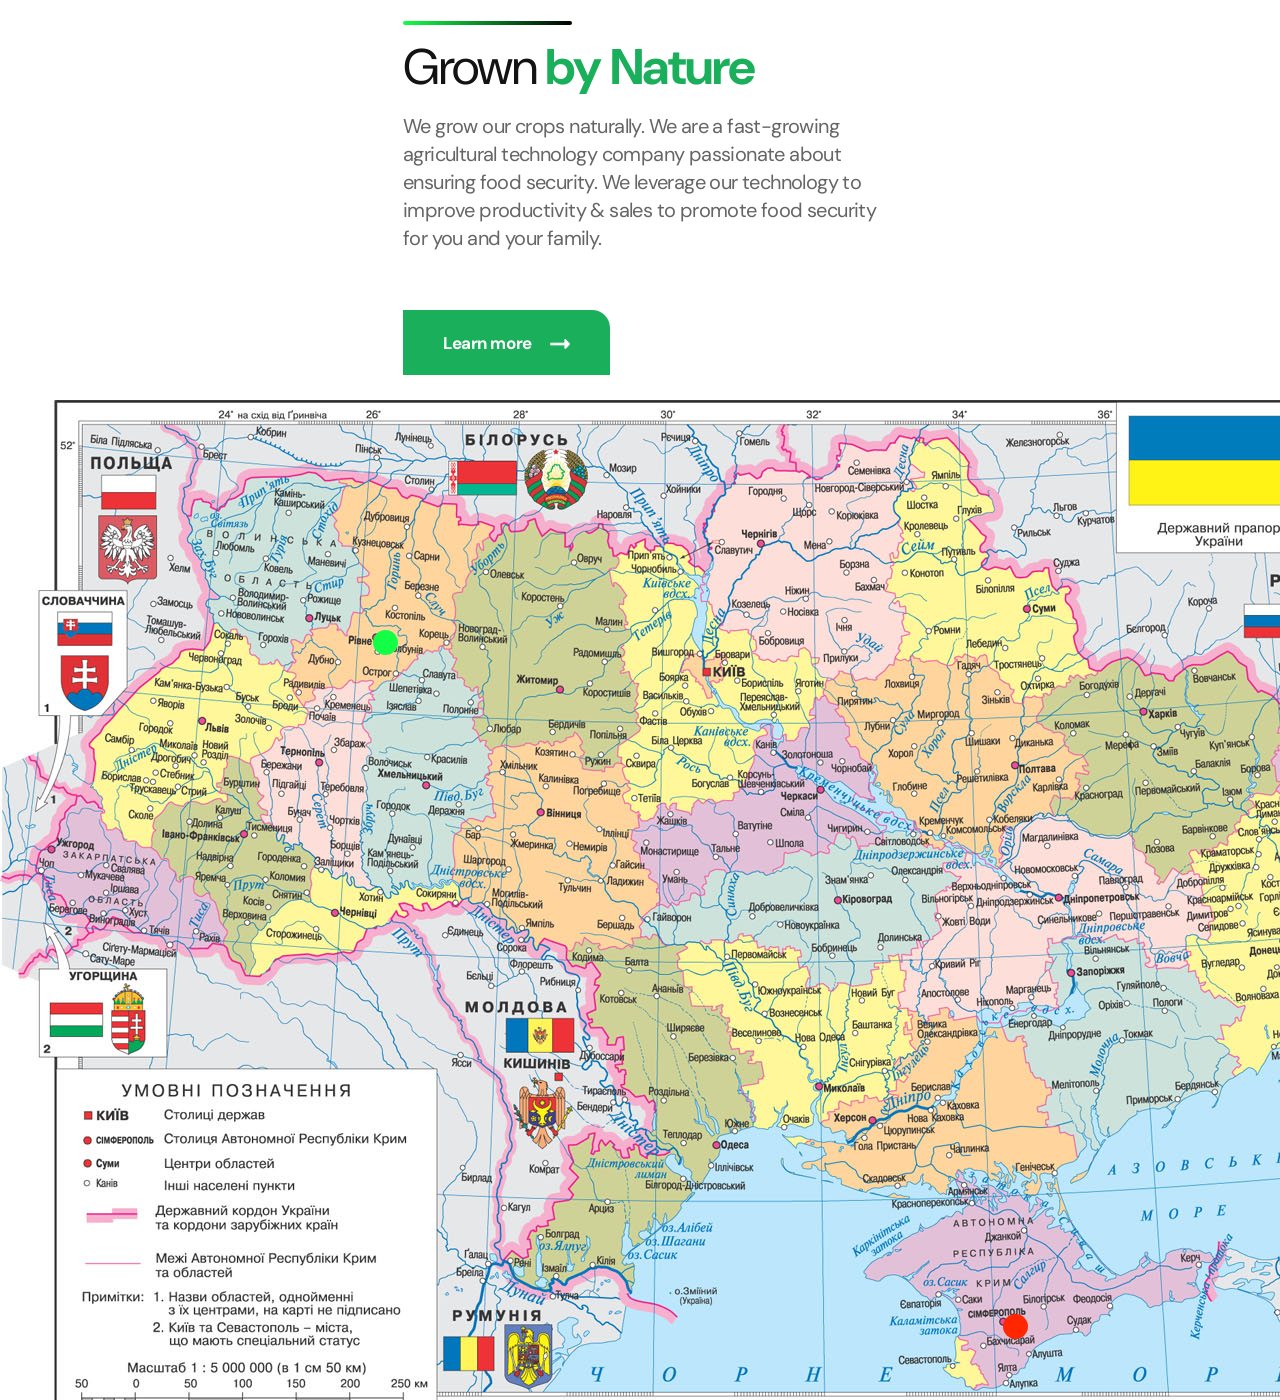
<file: lesson_7/index.html>
<!DOCTYPE html>
<html lang="en">
<head>
    <meta charset="UTF-8">
    <meta name="viewport" content="width=device-width, initial-scale=1.0">
    <link rel="stylesheet" href="css/reset.css">
    <link rel="stylesheet" href="css/style.css">
    <link rel="preconnect" href="https://fonts.googleapis.com">
    <link rel="preconnect" href="https://fonts.gstatic.com" crossorigin>
    <link href="https://fonts.googleapis.com/css2?family=DM%20Sans:wght@400;500;600;700&display=swap" rel="stylesheet">
    <title>Homework_7</title>
</head>
<body>
    <header>
    </header>
    <main>
        <!-- макет Agrolink -->
         <div id="agrolink">
            <h1 class="agrolink__title">Grown <span>by Nature</span></h1>
                <div class="agrolink__text">
                    <p>
                        We grow our crops naturally. We are a fast-growing agricultural technology company passionate about ensuring food security. We leverage our technology to improve productivity & sales to promote food security for you and your family.
                    </p>
                </div>
                <a class="agrolink__button" href="#">
                    <span>Learn more</span>
                </a>
         </div>
         <!-- гра -->
          <div id="game">
                <div class="game-line">
                    <div class="start"></div>
                    <div>
                    </div>
                    <div></div>
                    <div></div>
                    <div></div>
                    <div></div>
                    <div></div>
                    <div></div>
                    <div></div>
                    <div></div>
                    <div></div>
                </div>
          </div>
    </main>
    <footer></footer>
</body>
</html>
</file>
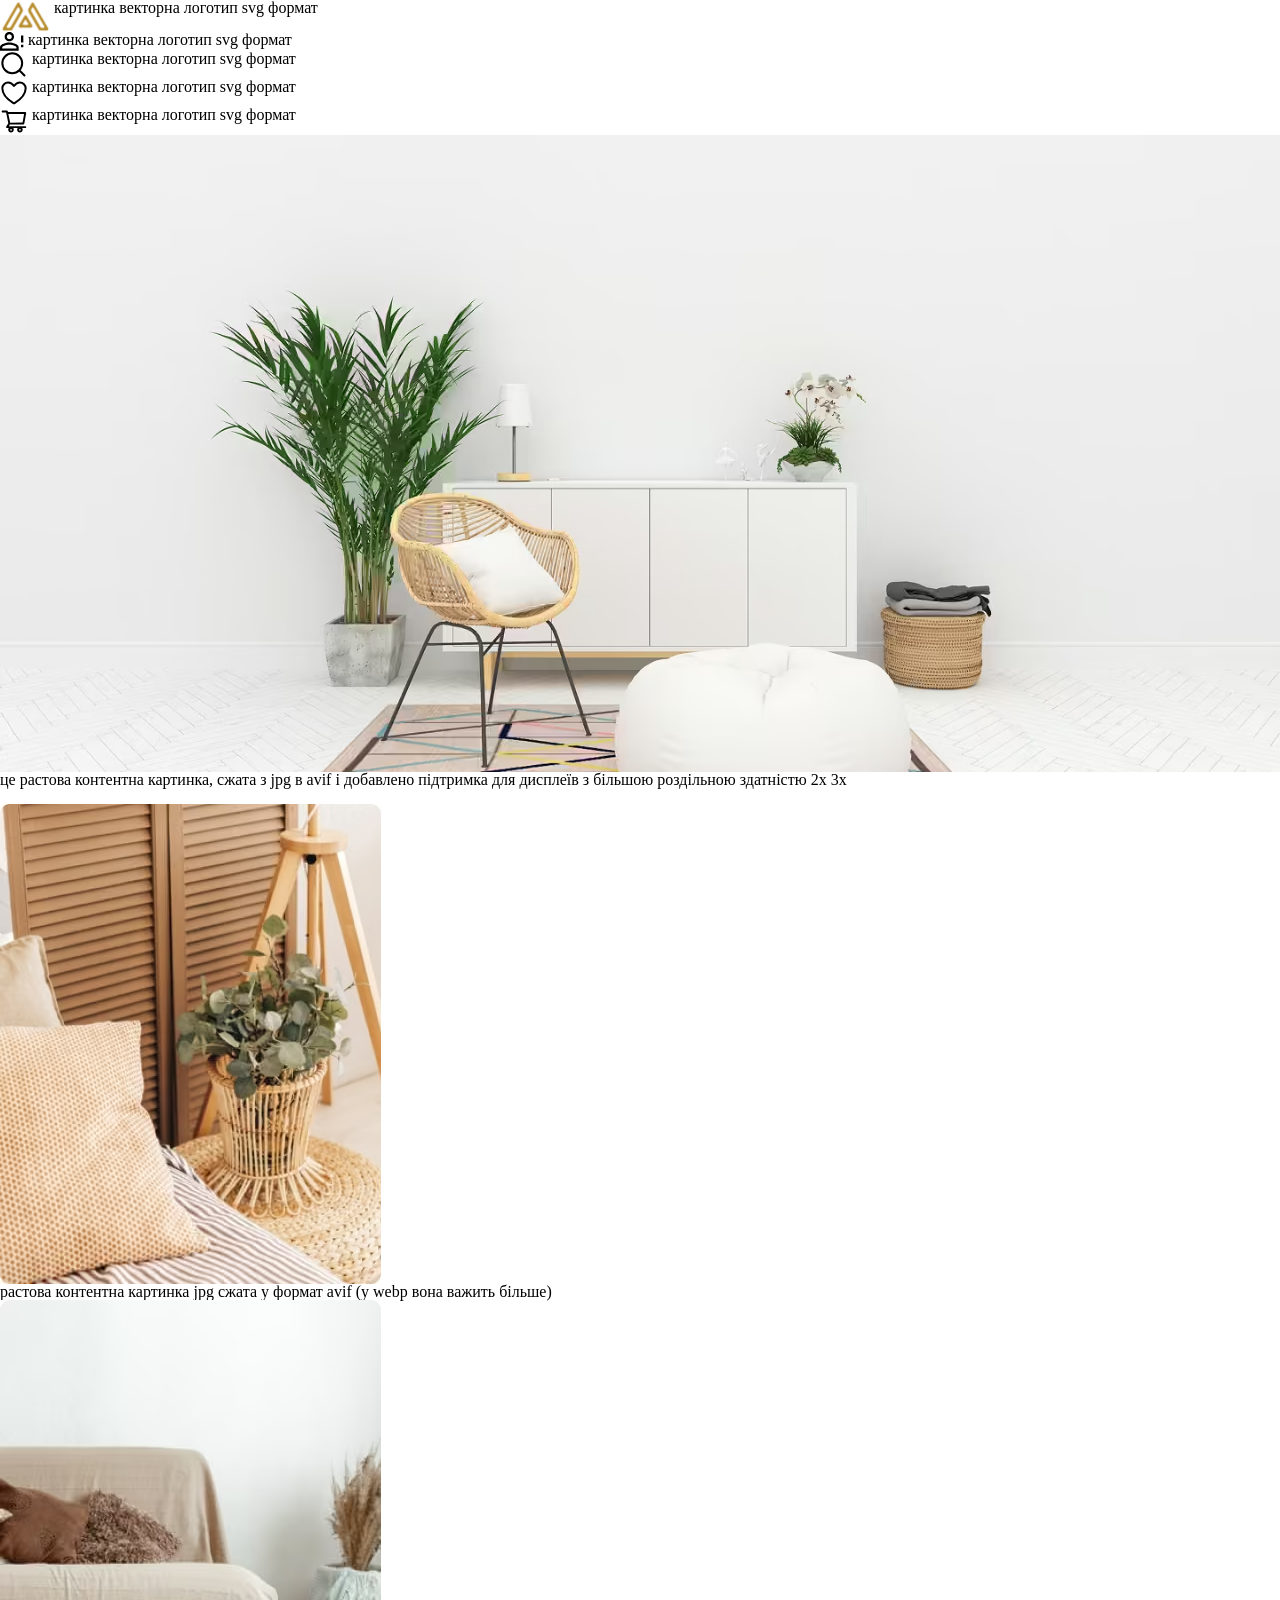
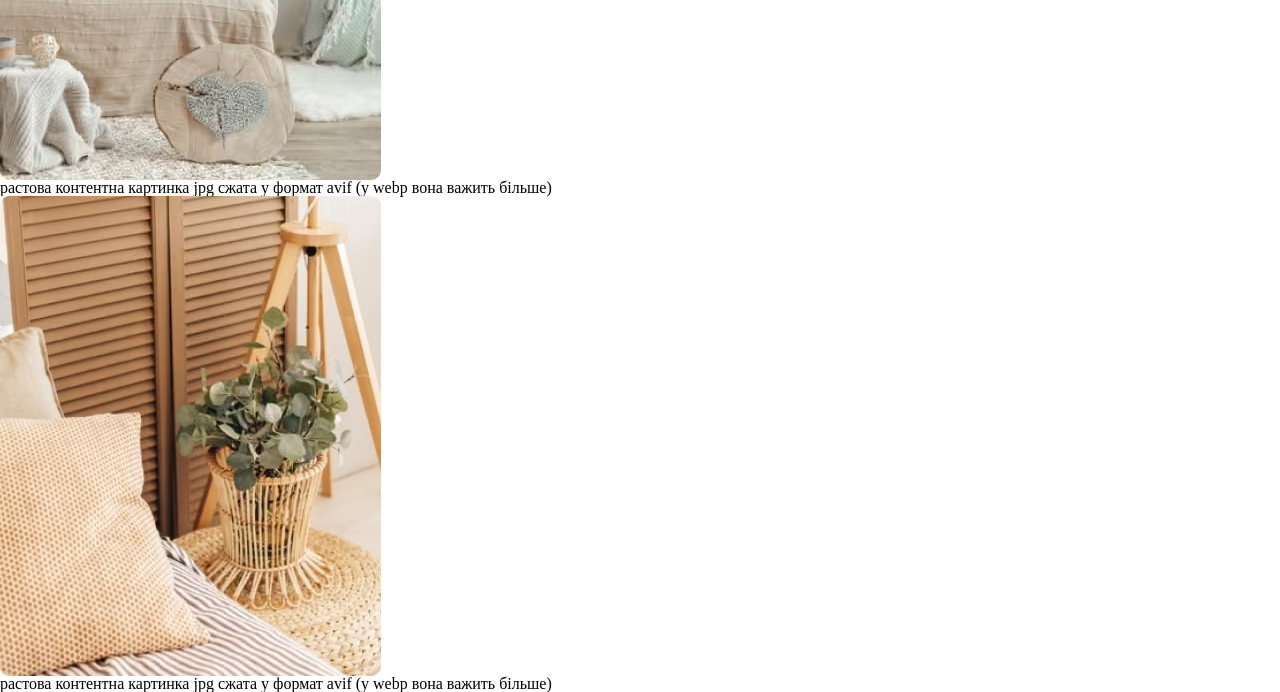
<file: lesson_8/index.html>
<!DOCTYPE html>
<html lang="en">
<head>
    <meta charset="UTF-8">
    <meta name="viewport" content="width=device-width, initial-scale=1.0">
    <link rel="stylesheet" href="css/reset.css">
    <link rel="stylesheet" href="css/style.css">
    <title>Homework_8</title>
</head>
<body>
    <header>
    </header>
    <main>
        <img src="img/Meubel-House-Logos-05.svg" alt="mebel">
        <span>картинка векторна логотип svg формат</span>
        <br>
        <img src="img/Vector.svg" alt="profile">
        <span>картинка векторна логотип svg формат</span>
        <br>
        <img src="img/akar-icons_search.svg" alt="serch">
        <span>картинка векторна логотип svg формат</span>
        <br>
        <img src="img/akar-icons_heart.svg" alt="heart">
        <span>картинка векторна логотип svg формат</span>
        <br>
        <img src="img/ant-design_shopping-cart-outlined.svg" alt="shopping">
         <span>картинка векторна логотип svg формат</span>
         <div class="furniro-hero">
            <picture>
            <source srcset="img/scandinavian-interior-mockup-wall-decal-background-1x.avif 1x, img/scandinavian-interior-mockup-wall-decal-background-2x.avif 2x, img/scandinavian-interior-mockup-wall-decal-background-3x.avif 3x">
            <img src="img/scandinavian-interior-mockup-wall-decal-background-1x.avif" alt="furniro-hero">
            </picture>
            <span> це растова контентна картинка, сжата з jpg в аvif і добавлено підтримка для дисплеїв з більшою роздільною здатністю 2х 3х</span>
         </div>
         <br>
         <div class="mebel-images">
            <img src="img/Mask-Group-bedroom.avif" alt="dining">
            <span>растова контентна картинка jpg cжата у формат avif (у webp вона важить більше)</span>
            <img src="img/Image-living-room.avif" alt="living">
            <span>растова контентна картинка jpg cжата у формат avif (у webp вона важить більше)</span>
            <img src="img/Mask-Group-bedroom.avif" alt="bedroom">
            <span>растова контентна картинка jpg cжата у формат avif (у webp вона важить більше)</span>
         </div>
    </main>
    <footer>
    </footer>
</body>
</html>
</file>
<file: lesson_3/css/style.css>
#ukraine {
    color:chocolate;
}
* {
    color:black;
}
h1,h2 {
    color: green;
}
h3 {
    color: blue;
}
.article .description {
    color: red;
}
[class*="hist"] {
    color: yellowgreen;
}
.history-ua > p {
color: goldenrod;
}
.history-ua ~ p {
    color: blueviolet;
}
.geolocation + p {
    color: orange;
}
.list-location > li {
    color: royalblue;
}
.list-location .geo-center {
    color: red;
}
.location p {
    color: green;
}
.foot-link {
    color: blueviolet;
}
</file>
<file: lesson_4/css/style.css>
@import url('https://fonts.googleapis.com/css2?family=Roboto:ital,wght@0,100..900;1,100..900&display=swap');
body {
    font-family: "DM Sans", sans-serif;
    font-weight: 400;
}
/* тренування */
/* перевірка шрифту через google fonts, основний (який по макету я задав для боді) через ваше розширення в html поставив */
.title-roboto{
    font-family: "Roboto", sans-serif;
    font-size: 25px;
    font-weight: 700;
}
.text-roboto {
    font-family: "Roboto", sans-serif;
    font-size: 20px;
    font-weight: 500;
}
/* локальне підключення */
.title-proxima {
    font-family: "ProximaNova", sans-serif;
    font-size: 30px;
    font-weight: 600;
}
.text-proxima {
     font-family: "ProximaNova", sans-serif;
     font-size: 20px;
}
/* властивості тексту */
.title {
    font-weight: 700;
}
.text {
    font-style: italic;
}
.title-1 {
    color: green;
}
.text-1 {
    color:  rgb(16, 16, 239, 0.5);
}
.title-2 {
    text-align: center;
}
.text-2 {
    text-align: right;
}
.title-3 {
    text-align: justify;
}
.text-3 {
    text-decoration: line-through;
}
.title-4 {
    text-decoration: underline;
}
.text-4 {
    text-decoration: overline;
}
.title-5 {
    text-decoration: underline;
    text-decoration-color: red ;
    text-decoration-style: double; 
    text-underline-offset: 5px;
}
.text-5 {
    text-decoration: underline;
    text-decoration-style: wavy;
    text-decoration-thickness: 3px;
    text-underline-offset: 5px;
}
.title-6 {
    text-shadow: 5px 5px 5px rgb(251, 21, 5, 0.9);
}
.text-6 {
    text-shadow: 3px 3px 3px rgb(16, 16, 239, 0.5), 
    4px 4px 4px rgb(251, 21, 5);
}
.title-7 {
    text-transform: uppercase;
}
.text-7 {
    text-transform: lowercase;
}
.title-8 {
    font-size: 60px;
    line-height: 1.2;
}
.text-8 {
    font-size: 25px;
    font-weight: 700;
    line-height: 1.3;
}
.title-9 {
    letter-spacing: 10px;
    font-weight: 700;
    font-size: 30px;
    text-align: center;
    text-transform: uppercase;
}
.text-9 {
    font-size: 24px;
    line-height: 1.2;
    word-spacing: 15px;
}
.text-10 {
    white-space: nowrap; 
}
.title-10 {
    font-weight: 700;
    font-size: 30px;
    line-height: 1.3;
    text-align: center;
    text-transform: lowercase;
    text-shadow: 4px 4px 4px rgb(5, 251, 30);
    text-decoration: underline;
    text-decoration-color: rgb(255, 132, 0);
    text-decoration-style: dashed;
    text-decoration-thickness: 5px;
    text-underline-offset: 5px;
}
/* макет */
.nature-title, .nature-span {
font-size: 50px;
letter-spacing: -1.26px;   
color: #131313;
}
.nature-span {
    font-weight: 700;
    color: #1aaf5b;
}
.nature-text {
font-size: 20px;
line-height: 1.4;
letter-spacing: -0.5px;
color: #000;
opacity: 0.6;
}
</file>
<file: lesson_4/css/fonts.css>
@font-face {
	font-family: "ProximaNovaRg";
	src: url("../fonts/ProximaNovaRegular.woff2") format ("woff2");
	font-weight: 400;
	font-style: normal;
	font-display: swap;
}
@font-face {
	font-family: "ProximaNovaBold";
	src: url("../fonts/ProximaNovaBold.woff2") format("woff2");
	font-weight: 500;
	font-style: normal;
	font-display: swap;
}
@font-face {
	font-family: "ProximaNovaBlack";
	src: url("../fonts/ProximaNovaBold.woff2") format("woff2");
	font-weight: 600;
	font-style: normal;
	font-display: swap;
}
</file>
<file: lesson_5/css/style.css>
.block {
    background-color: red;
    padding: 20px 20px 10px 15px;
}
.inline {
    background-color: yellow;
    padding: 15px 5px 10px 18px;
}
.inline-block {
    background-color: goldenrod;
    padding: 15px 20px 25px 10px;
}
.block-1 {
    background-color: red;
    padding-left: 15px;
    padding-right: 10px;
    padding-bottom: 5px;
    padding-top: 8px;
}
.inline-1 {
    background-color: yellow;
    padding-right: 10px;
    padding-bottom: 15px;
    padding-left: 8px;
    padding-top: 3px;
}
.inline-block-1 {
    background-color: goldenrod;
    padding-right: 10px;
    padding-bottom: 20px;
    padding-left: 8px;
    padding-top: 3px;
}
.block-2 {
    background-color: red;
    padding: 20px 15px 20px;
}
.inline-2 {
    background-color: yellow;
    padding: 10px 15px;
}
.inline-block-2 {
    background-color: goldenrod;
    padding-left: 20%;
    padding-top: 5%;
}
/* margin */
.block-3 {
    background-color: red;
    margin: 20px 15px 10px 15px;
}
.inline-3 {
    background-color: yellow;
    margin: 5px 10px 8px 4px;
}
.inline-block-3 {
    margin: 5px 10px 8px 5px;
    background-color: goldenrod;
    padding: 5px 10px;
}
.block-4 {
    background-color: red;
    margin: 20px 15px 10px -15px;
}
.inline-4 {
    background-color: yellow;
    margin-left: 30px;
    margin-bottom: 10px;
}
.inline-block-4 {
    background-color: goldenrod;
    margin-left: 10%;
    padding: 20px;
}
.block-5 {
    background-color: red;
    margin-bottom: 50px;
}
.block-6 {
    background-color: red;
    margin-top: 40px;
}
.block-7 {
    background-color: red;
    margin-top: 20px;
    width: 400px;
    margin-bottom: 20px;
}
.inline-block-7 {
    max-width: 400px;
}
.block-8 {
max-width: 600px;
min-height: 50px;
}
.inline-8 {
    background-color: red;
    width: 6000px;
}
.inline-block-8 {
    display: block;
    max-width: 600px;
    margin: 10px auto;
    padding: 10px;
    background-color: black;
}
.block-9 {
    background-color: brown;
    width: 300px;
    box-sizing: content-box;
    margin-bottom: 50px;
    vertical-align: top;
}
.block-10 {
    background-color: brown;
    overflow: scroll;
    max-width: 1080px;
    margin-bottom: 50px;
    padding: 50px;
}
.block-11 {
    display: none;
    background-color: brown;
    max-width: 600px;
}
.block-11 {
    display: inline-block;
    background-color: yellowgreen;
    max-width: 600px;
    margin-bottom: 20px;
}
.inline-12 {
    background-color: blue;
    display: block;
    width: 600px;
}
.block-12 {
    display: inline;
    width: 700px;
}
/* макет */
.new-arrival {
    font-family: "Poppins", sans-serif;
    border-radius: 10px;
    max-width: 643px;
    margin: 0 auto;
    background-color: #fff3e3;
    padding: 62px 43px 37px 39px;
}
.sub-title {
    font-weight: 600;
    font-size: 16px;
    letter-spacing: 3px;
    color: #333;
    margin-bottom: 4px;
}
.title {
    font-weight: 700;
    font-size: 52px;
    line-height: 1.25;
    color: #B88E2F;
    margin-bottom: 17px;
}
.arrival-button {
    background-color: #B88E2F;
    font-weight: 700;
    font-size: 16px;
    text-transform: uppercase;
    color: #fff;
    padding: 25px 72px;
}
.arrival-text {
    font-weight: 500;
    font-size: 18px;
    line-height: 1.33;
    color: #333;
    margin-bottom: 46px;
}
</file>
<file: lesson_6.1/css/style.css>
/* макет furniro*/
#furniro {
    background: url(../img/Rectangle-1.png) 0 0 / cover no-repeat;
    text-align: center;
    padding-inline: 15px;
    font-family: "Poppins", sans-serif;
     color: #000;
     padding-top: 61px;
     padding-bottom: 97px;
     margin-bottom: 20px;
}
.furniro-title {
    font-weight: 500;
    font-size: 48px;
    min-height: 72px;
}
.checkout-item a {
    font-weight: 500;
    font-size: 16px;
    background-image: url(../img/dashicons_arrow-down-alt2.svg);
    background-repeat: no-repeat;
    background-position: 50px;
    padding-right: 32px;
}
.checkout-item {
    display: inline-block;
    font-weight: 300;
    font-size: 16px;
    min-height: 24px;
}
/* макет веб-дизайнер */
#catalyst {
    background-color: #030303;
}
#web-designer {
    background: #030303 url(../img/image-6.png) 0 0 / cover no-repeat ;
    text-align: center;
    font-family: "Barlow", sans-serif;
    padding-top: 94px;
    padding-bottom: 85px;
    color: #f9efec;
    margin-bottom: 35px;
}
.web-designer-title {
    font-weight: 800;
    font-size: 64px;
    line-height: 1.5;
    text-transform: uppercase;
    margin-bottom: 17px;
}
.web-designer-button {
    border-radius: 12px;
    min-width: 235px;
    background-color: #0a84ff;
    padding: 13px 78.5px;
    font-weight: 500;
    font-size: 16px;
    line-height: 1.5;
    text-transform: capitalize; 
}
/* наступна частина макету web-designer */
    #about-web {
    font-family:"Barlow", sans-serif;
    font-weight: 400;
    border-radius: 12px;
    font-size: 16px;
    background-color: #1a1a1a;
    padding: 32px;
    color: #b3b3b2;
    max-width: 770px;
    line-height: 1.5;
    margin-left: 86px;   
}
.about-web-title {
    font-weight: 500;
    font-size: 24px;
    line-height: 1.5;
    text-transform: uppercase;
    color: #f9efec;
    margin-bottom: 12px;
}
.web-text {
    margin-bottom: 35px;
}
.web-text-last {
    margin-bottom: 24px;
}
.about-web-list {
    margin-bottom: 24px;
}
.about-web-list li {
    background: url(../img/Frame-81.png) 1px 0 / 16px 20px no-repeat;
    padding-left: 26px;
    min-height: 20px;
}
</file>
<file: lesson_7/css/style.css>
/* макет agrolink*/
#agrolink {
    font-family: "DM Sans", sans-serif;
    font-weight: 400;
    max-width: 474px;
    margin: 0 auto;
    margin-bottom: 25px;
}
#agrolink > *{
     margin-bottom: 20px;
}
#agrolink .agrolink__text {
    font-size: 20px;
    line-height: 140%;
    letter-spacing: -0.03em;
    color: #000;
    opacity: 0.6;
    margin-bottom: 58px;
}
.agrolink__title {
    font-size: 50px;
    letter-spacing: -1.26px;
    color: #131313;
    margin-top: 21px;   
}
.agrolink__title::before {
    content: "";
    display: block;
    border-radius: 2px;
    width: 169px;
    height: 4px;
    background: linear-gradient(90deg, #12ff46 0%, #000 100%);
    margin-bottom: 17px;
}
.agrolink__title span {
    font-weight: 700;
    color: #1aaf5b;
}
.agrolink__button {
    border-top-right-radius: 18px;
    background-color: #1aaf5b;
    padding: 25px 40px 23px;
    text-align: center;
}
.agrolink__button span{
    font-weight: 700;
    font-size: 17px;
    letter-spacing: -0.43px;
    color: #fff;
    
}
.agrolink__button span::after {
    content: "";
    background-image: url(../img/keyboard-arrow-right.png);
    width: 20px;
    height: 9.63px;
    margin-left: 18px;
}
#agrolink > :last-child {
    margin-bottom: 0;
}
/* гра */
#game {
    background: url(../img/politychna-ta-administratyvna-karta-ukrainy.jpg) no-repeat;
    width: 2000px;
    height: 1000px;
    margin: 0 auto;
    padding-top: 230px;
    padding-left: 373px;
}
.game-line div:not(:first-child, :last-child) {
  opacity: 0;
}
.start {
    width: 25px;
    height: 25px;
    border-radius: 50%;
    background-color: #12ff46;
}
.game-line div:nth-child(2) {
    width: 160px;
    height: 20px;
    margin-top: -24px;
    margin-left: 18px;
    background-color: orange;
}
.game-line div:nth-child(3) {
    width: 20px;
    height: 43px;
    margin-left: 159px;
    background-color: orange;
}
.game-line div:nth-child(2):hover {
   opacity: 1;
}
.game-line div:nth-child(2) + div:nth-child(3):hover {
   opacity: 1;
}
.game-line div:nth-child(3) + div:nth-child(4):hover {
   opacity: 1;
}
.game-line div:nth-child(4) + div:nth-child(5):hover {
   opacity: 1;
}
.game-line div:nth-child(5) + div:nth-child(6):hover {
   opacity: 1;
}
.game-line div:nth-child(6) + div:nth-child(7):hover {
   opacity: 1;
}
.game-line div:nth-child(7) + div:nth-child(8):hover {
   opacity: 1;
}
.game-line div:nth-child(8) + div:nth-child(9):hover {
   opacity: 1;
}
.game-line div:nth-child(9) + div:nth-child(10):hover {
   opacity: 1;
}

.game-line div:nth-child(4) {
    width: 200px;
    height: 20px;
    margin-left: 159px;
    background-color: orange;
}
.game-line div:nth-child(5) {
    width: 20px;
    height: 425px;
    margin-left: 340px;
    background-color: orange;
}
.game-line div:nth-child(6) {
    width: 90px;
    height: 20px;
    margin-top: -20px;
    margin-left: 360px;
    background-color: orange;
}
.game-line div:nth-child(7) {
    width: 20px;
    height: 50px;
    margin-top: -70px;
    margin-left: 430px;
    background-color: orange;
}
.game-line div:nth-child(8) {
    width: 150px;
    height: 20px;
    margin-top: -70px;
    margin-left: 430px;
    background-color: orange;
}
.game-line div:nth-child(9) {
    width: 20px;
    height: 250px;
    margin-left: 560px;
    background-color: orange;
}
.game-line div:nth-child(10) {
    width: 70px;
    height: 20px;
    margin-left: 560px;
    background-color: orange;
}
.game-line div:nth-child(11) {
    width: 25px;
    height: 25px;
    margin-top: -25px;
    margin-left: 630px;
    border-radius: 50%;
    background-color: rgb(255, 38, 0);
}
</file>
<file: lesson_8/css/style.css>
.mebel-images img {
    display: block;
}
</file>
